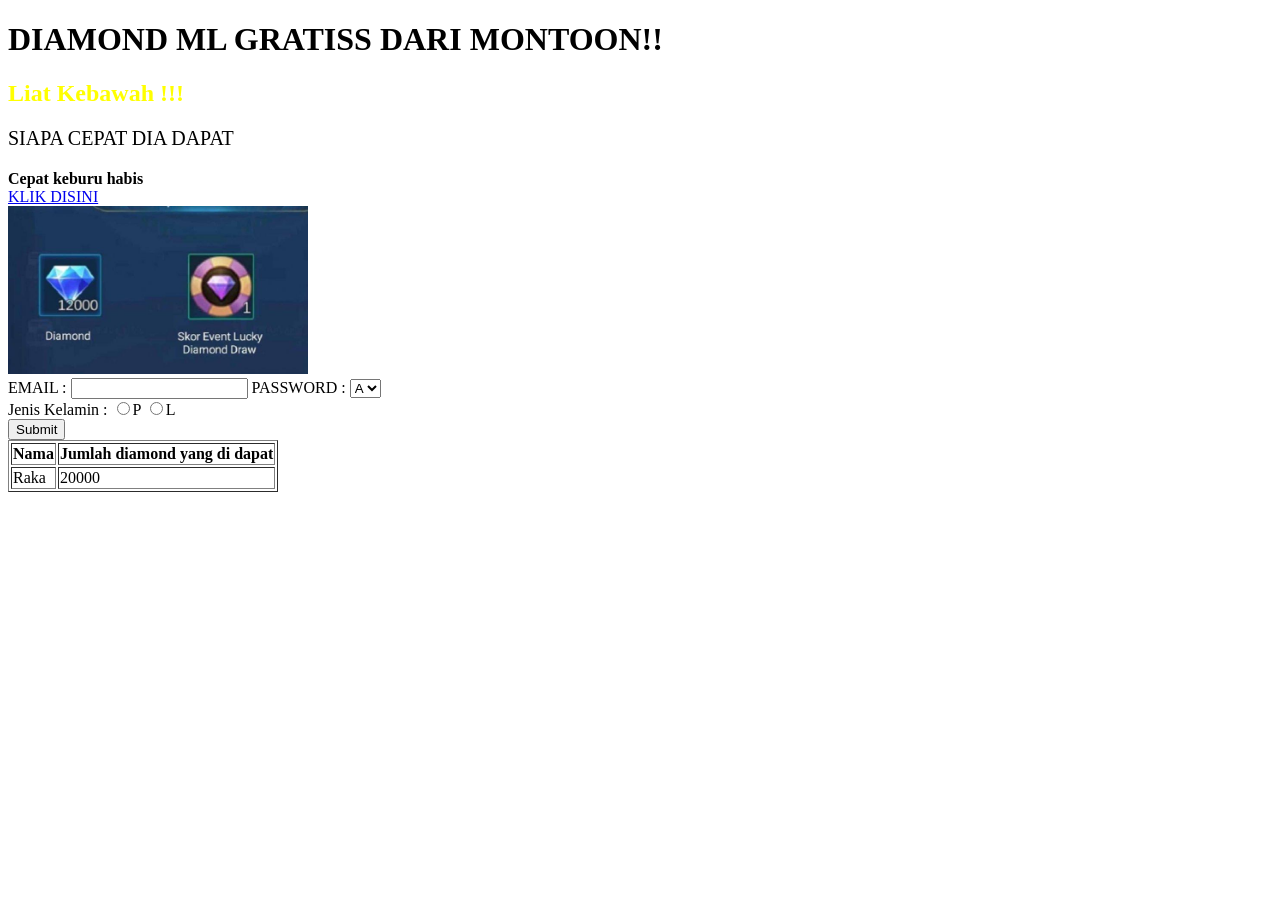
<file: index.html>
<!DOCTYPE html>
<html>
<head>
		<title> K-kaii 2</title>
</head>
<body>
		<h1>DIAMOND ML GRATISS DARI MONTOON!!</h1>
		<h2 style="color : yellow"> Liat Kebawah !!!</h2>
		<p style="font-size:20px">SIAPA CEPAT DIA DAPAT</p>
		<b style="text-align: center"> Cepat keburu habis</b>
		<br>
		<a href="CV.Raka.html">KLIK DISINI</a>
		<br>
		<img src="mlgratis.jpg" alt="thats me" style="width: 300px;height;200px">

		<br>

		<form method=" " action=" "> 
		EMAIL		: <input type="text" name="nama" >
		PASSWORD	: <select>
							<option>A</option>
					 		<option>B</option>
					 </select>
		<br>Jenis Kelamin :
			<input type="radio" name ="JK">P
			<input type="radio" name ="JK">L
		<br>
		<input type="submit">

		</form>

		<table border="solid">
				<tr> 
						<th>Nama </th>
						<th>Jumlah diamond yang di dapat </th>
				</tr>
				<tr> 

						<td>Raka </td>
						<td> 20000</td>
				</tr>



		</table>
		
</body>
</html>
</file>
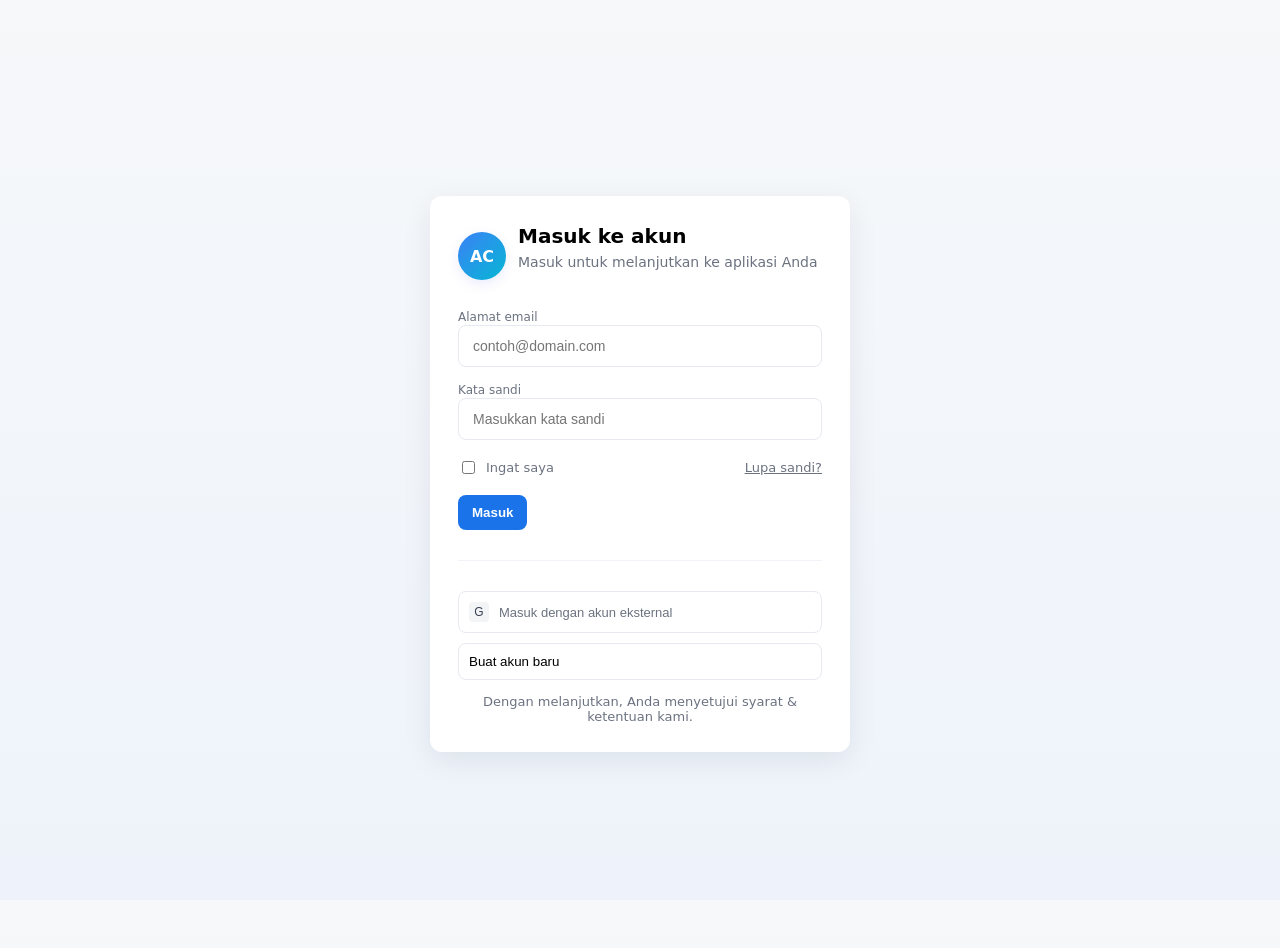
<file: CV.Raka.html>
<!doctype html>
<html lang="id">
<head>
  <meta charset="utf-8" />
  <meta name="viewport" content="width=device-width,initial-scale=1" />
  <title>Masuk — Akun</title>
  <style>
    :root{
      --bg: #f6f8fa;
      --card:#ffffff;
      --accent:#1a73e8; /* blue-ish accent (not Google trademark) */
      --muted:#6b7280;
      font-family: Inter, ui-sans-serif, system-ui, -apple-system, "Segoe UI", Roboto, "Helvetica Neue", Arial;
    }
    html,body{height:100%;margin:0}
    body{
      display:flex;align-items:center;justify-content:center;
      background:linear-gradient(180deg,var(--bg),#eef3fb);
      padding:24px;
    }
    .card{
      width:100%;max-width:420px;background:var(--card);border-radius:12px;box-shadow:0 8px 30px rgba(15,23,42,0.08);
      padding:28px;box-sizing:border-box;
    }
    .brand{
      display:flex;gap:12px;align-items:center;margin-bottom:18px
    }
    .logo{
      width:48px;height:48px;border-radius:50%;display:inline-grid;place-items:center;font-weight:700;color:white;background:linear-gradient(135deg,#3b82f6,#06b6d4);
      box-shadow:0 4px 12px rgba(99,102,241,0.12);
    }
    h1{font-size:20px;margin:0}
    p.lead{margin:6px 0 18px;color:var(--muted);font-size:14px}

    form{display:flex;flex-direction:column;gap:12px}
    label{font-size:12px;color:var(--muted)}
    input[type="email"],input[type="password"]{
      width:100%;padding:12px 14px;border-radius:8px;border:1px solid #e6e9ef;font-size:14px;outline:none;box-sizing:border-box
    }
    input:focus{box-shadow:0 0 0 4px rgba(26,115,232,0.08);border-color:var(--accent)}
    .actions{display:flex;align-items:center;justify-content:space-between;margin-top:6px}
    .btn{
      background:var(--accent);color:white;padding:10px 14px;border-radius:8px;border:0;font-weight:600;cursor:pointer;display:inline-block
    }
    .btn.ghost{background:transparent;color:var(--accent);border:1px solid rgba(26,115,232,0.12)}
    .small{font-size:13px;color:var(--muted)}
    .separator{height:1px;background:#f0f3f7;margin:18px 0}
    .oauth{
      display:flex;gap:10px;flex-direction:column
    }
    .oauth button{display:flex;align-items:center;gap:10px;padding:10px;border-radius:8px;border:1px solid #e6e9ef;background:white;cursor:pointer}
    .oauth .icon{width:20px;height:20px;border-radius:4px;background:#f3f4f6;display:inline-grid;place-items:center;font-size:12px;color:#374151}

    .foot{margin-top:14px;text-align:center;color:var(--muted);font-size:13px}

    @media (max-width:480px){
      .card{padding:18px}
    }
  </style>
</head>
<body>
  <main class="card" role="main">
    <div class="brand">
      <div class="logo">AC</div>
      <div>
        <h1>Masuk ke akun</h1>
        <p class="lead">Masuk untuk melanjutkan ke aplikasi Anda</p>
      </div>
    </div>

    <form id="loginForm" onsubmit="return handleSubmit(event)">
      <div>
        <label for="email">Alamat email</label>
        <input id="email" name="email" type="email" placeholder="contoh@domain.com" required />
      </div>
      <div>
        <label for="password">Kata sandi</label>
        <input id="password" name="password" type="password" placeholder="Masukkan kata sandi" required minlength="6" />
      </div>

      <div class="actions">
        <div style="display:flex;gap:8px;align-items:center">
          <input id="remember" type="checkbox" /> <label for="remember" class="small">Ingat saya</label>
        </div>
        <a href="#" class="small">Lupa sandi?</a>
      </div>

      <div style="margin-top:6px">
        <button type="submit" class="btn">Masuk</button>
      </div>

      <div class="separator"></div>

      <div class="oauth">
        <button type="button" onclick="alert('Mock: belum tersambung')">
          <span class="icon">G</span>
          <span class="small">Masuk dengan akun eksternal</span>
        </button>
        <button type="button" class="ghost" onclick="alert('Mock: belum tersambung')">Buat akun baru</button>
      </div>

    </form>

    <div class="foot">Dengan melanjutkan, Anda menyetujui syarat & ketentuan kami.</div>
  </main>

  <script>
    function handleSubmit(e){
      e.preventDefault();
      const em = document.getElementById('email').value;
      const pw = document.getElementById('password').value;
      // Demo-only: do not collect credentials in a real app.
      alert('Demo: email=' + em + ' | kata sandi panjang=' + pw.length);
      return false;
    }
  </script>
</body>
</html>
</file>
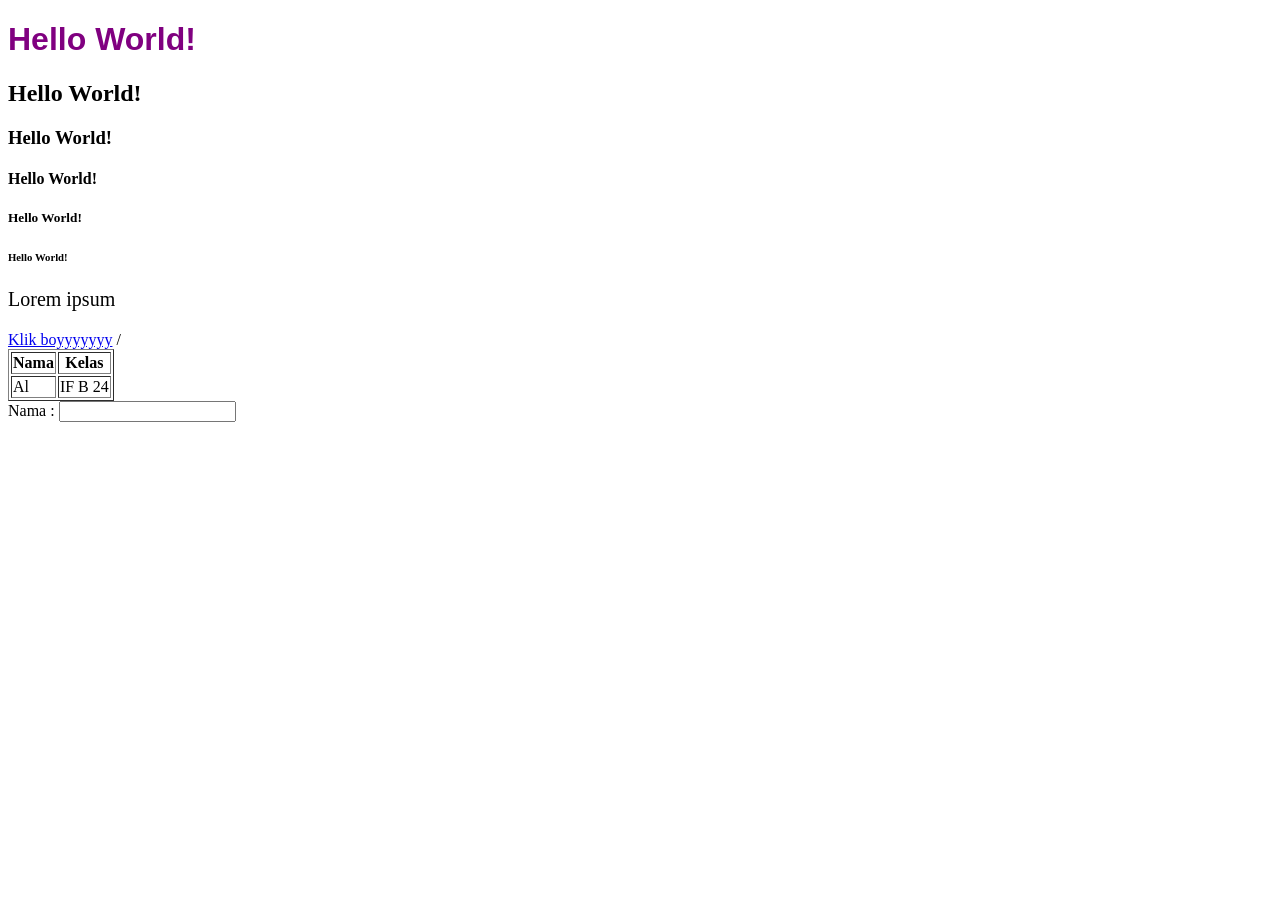
<file: page2.html>
<!DOCTYPE html>
<html>
<head>
	<title>Pertemuan 2</title>
</head>
<body>
	<h1 style="color:purple;font-family:arial">Hello World!</h1>
	<h2>Hello World!</h2>
	<h3>Hello World!</h3>
	<h4>Hello World!</h4>
	<h5>Hello World!</h5>
	<h6>Hello World!</h6>
	<p style="font-size:20px">Lorem ipsum</p>

<a href="#">Klik boyyyyyyy</a>
/

<table border="solid">
	<tr>
		<th>Nama</th>
		<th>Kelas</th>
	</tr>
	<tr>
		<td>Al</td>
		<td>IF B 24</td>
	</tr>
</table>
<form method="" action="">
Nama : <input type="text" name="nama">
</form>
</body>


</html>
</file>
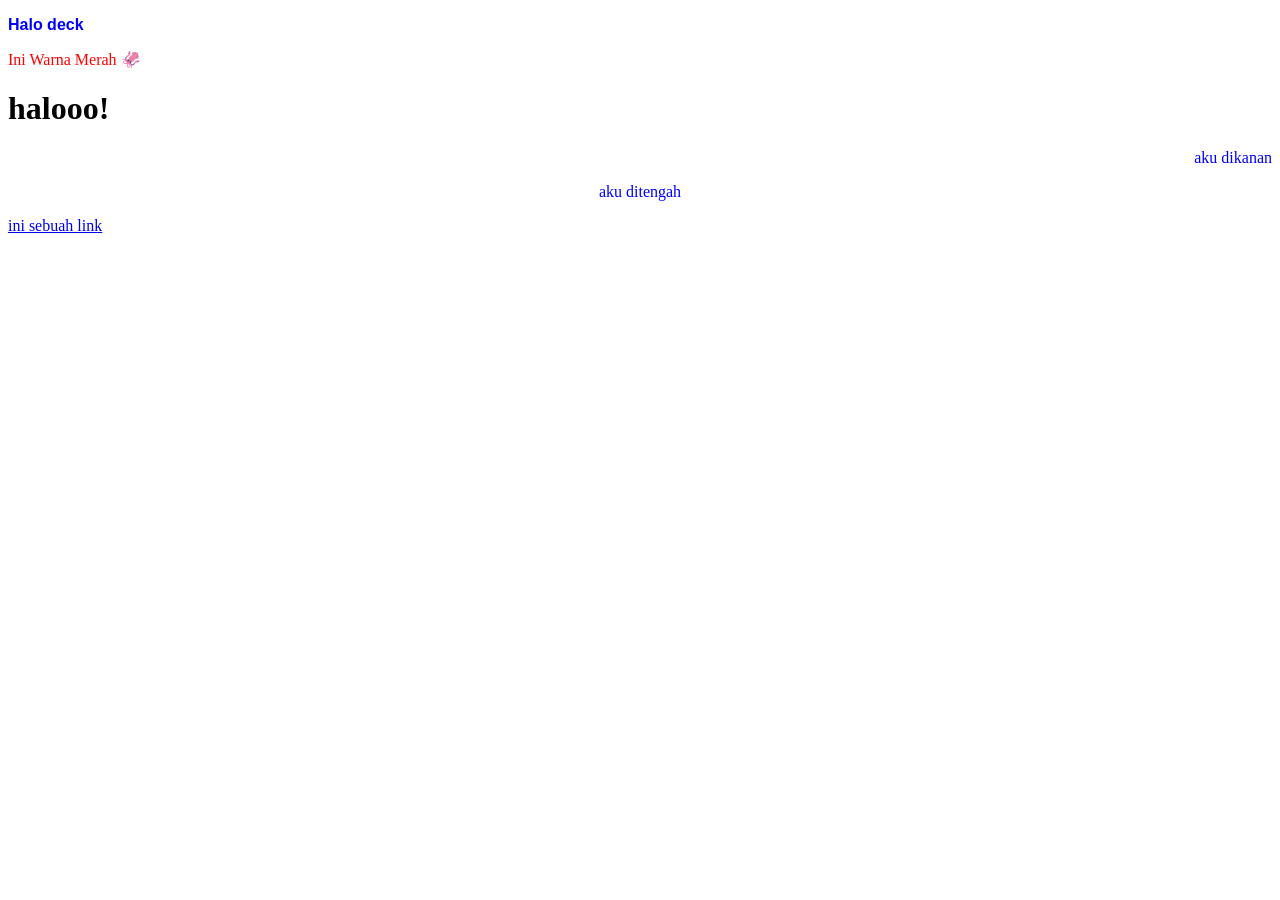
<file: Pertemuan 2/Brain1.html>
<!DOCTYPE html>
<html>
<head>
	<title> Latihan CSS</title>
<style>
	p{
	color: blue;
	}
	.kekanan{
	text-align: right;
	}
	#tengah{
	text-align: center;
	}
	a:hover{
	color: pink;
	}
	a:visited{
	color: red;
	}
	a:active{
	color: black;
	}
</style>

</head>
<body>
	<p style="font-family:arial"><b>Halo deck</b></p>
	<p style="color: red">Ini Warna Merah 🦑</p>
	<h1>halooo!</h1>
	<p class="kekanan">aku dikanan</p>
	<p id="tengah" class="kekanan">aku ditengah</p>
	<a href="#">ini sebuah link</a>
</body>
</html>
</file>
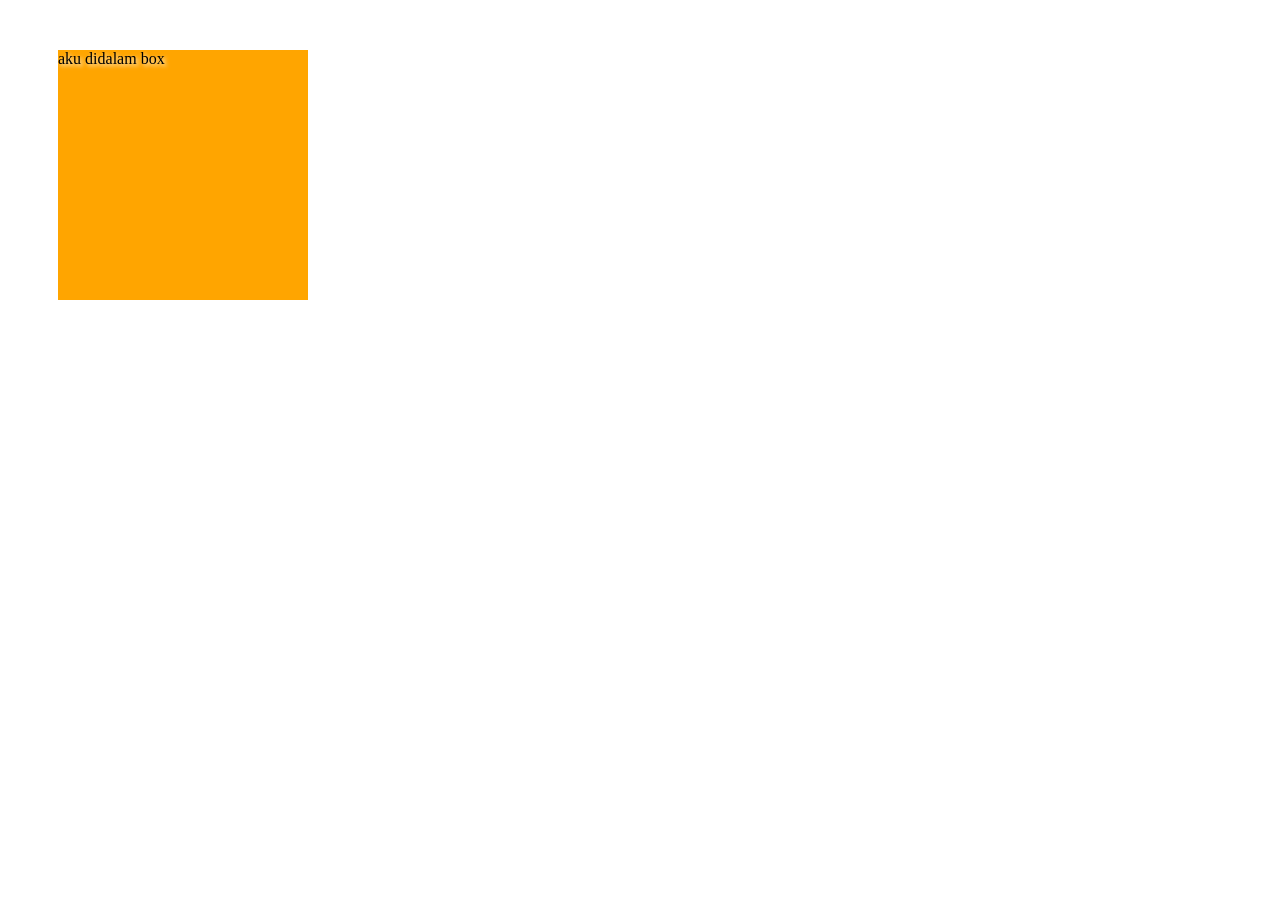
<file: Pertemuan 2/Brain2.html>
<!DOCTYPE html>
<html>
<head>
	<title> Latihan CSS</title>
<style>
	.box{
	display: blok;
	background: orange;
	width: 250px;
	height: 250px;
	margin: 50px;
	animation-name: inianimasi;
	animation-duration: 5;
	animation-iteration-count: infinite;
	animation: geserKanan 3s infinite alternate;
	}
	p{
	padding.top: 5px;
	padding.left: 10px;
	text-shadow: 2px 2px 4px white;
	}
	@keyframes inianimasi{
	from {background-color: orange;}
	to {background-color: yelow;}
	}
	@keyframes geserKanan{
	from {left: 0;}
	to {left: 200px}
	}
</style>

</head>
<body>
	<div class="box">
	<p>aku didalam box</p>
	</div>
</body>
</html>
</file>
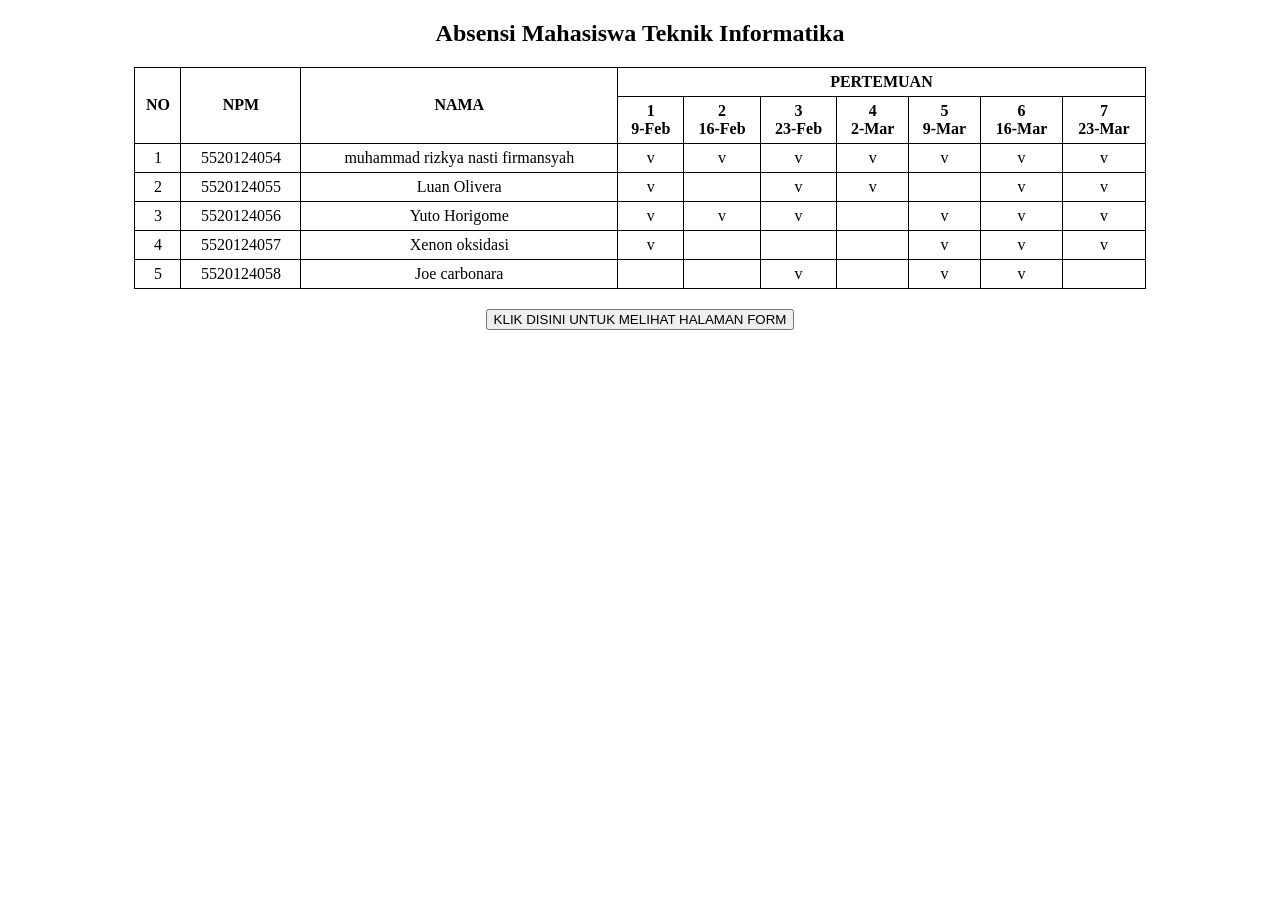
<file: Program_tugas/This_T1/Absensi.html>
<!DOCTYPE html>
<html>

<head>
    <title>Absensi Mahasiswa Teknik Informatika</title>
    <style>
        table {
            border-collapse: collapse;
            width: 80%;
            margin: 20px auto;
        }
        
        th,
        td {
            border: 1px solid black;
            padding: 5px;
            text-align: center;
        }
        
        h2 {
            text-align: center;
        }
    </style>
</head>

<body>
    <h2>Absensi Mahasiswa Teknik Informatika</h2>
    <table>
        <tr>
            <th rowspan="2">NO</th>
            <th rowspan="2">NPM</th>
            <th rowspan="2">NAMA</th>
            <th colspan="7">PERTEMUAN</th>
        </tr>
        <tr>
            <th>1<br>9-Feb</th>
            <th>2<br>16-Feb</th>
            <th>3<br>23-Feb</th>
            <th>4<br>2-Mar</th>
            <th>5<br>9-Mar</th>
            <th>6<br>16-Mar</th>
            <th>7<br>23-Mar</th>
        </tr>
        <tr>
            <td>1</td>
            <td>5520124054</td>
            <td>muhammad rizkya nasti firmansyah</td>
            <td>v</td>
            <td>v</td>
            <td>v</td>
            <td>v</td>
            <td>v</td>
            <td>v</td>
            <td>v</td>
        </tr>
        <tr>
            <td>2</td>
            <td>5520124055</td>
            <td>Luan Olivera</td>
            <td>v</td>
            <td></td>
            <td>v</td>
            <td>v</td>
            <td></td>
            <td>v</td>
            <td>v</td>
        </tr>
        <tr>
            <td>3</td>
            <td>5520124056</td>
            <td>Yuto Horigome</td>
            <td>v</td>
            <td>v</td>
            <td>v</td>
            <td></td>
            <td>v</td>
            <td>v</td>
            <td>v</td>
        </tr>
        <tr>
            <td>4</td>
            <td>5520124057</td>
            <td>Xenon oksidasi</td>
            <td>v</td>
            <td></td>
            <td></td>
            <td></td>
            <td>v</td>
            <td>v</td>
            <td>v</td>
        </tr>
        <tr>
            <td>5</td>
            <td>5520124058</td>
            <td>Joe carbonara</td>
            <td></td>
            <td></td>
            <td>v</td>
            <td></td>
            <td>v</td>
            <td>v</td>
            <td></td>
        </tr>
    </table>

    <div style="text-align: center;">
        <a href="Form.html" style="position:relative; z-index:1;"><button>KLIK DISINI UNTUK MELIHAT HALAMAN FORM</button></a>
    </div>
</body>



</html>
</file>
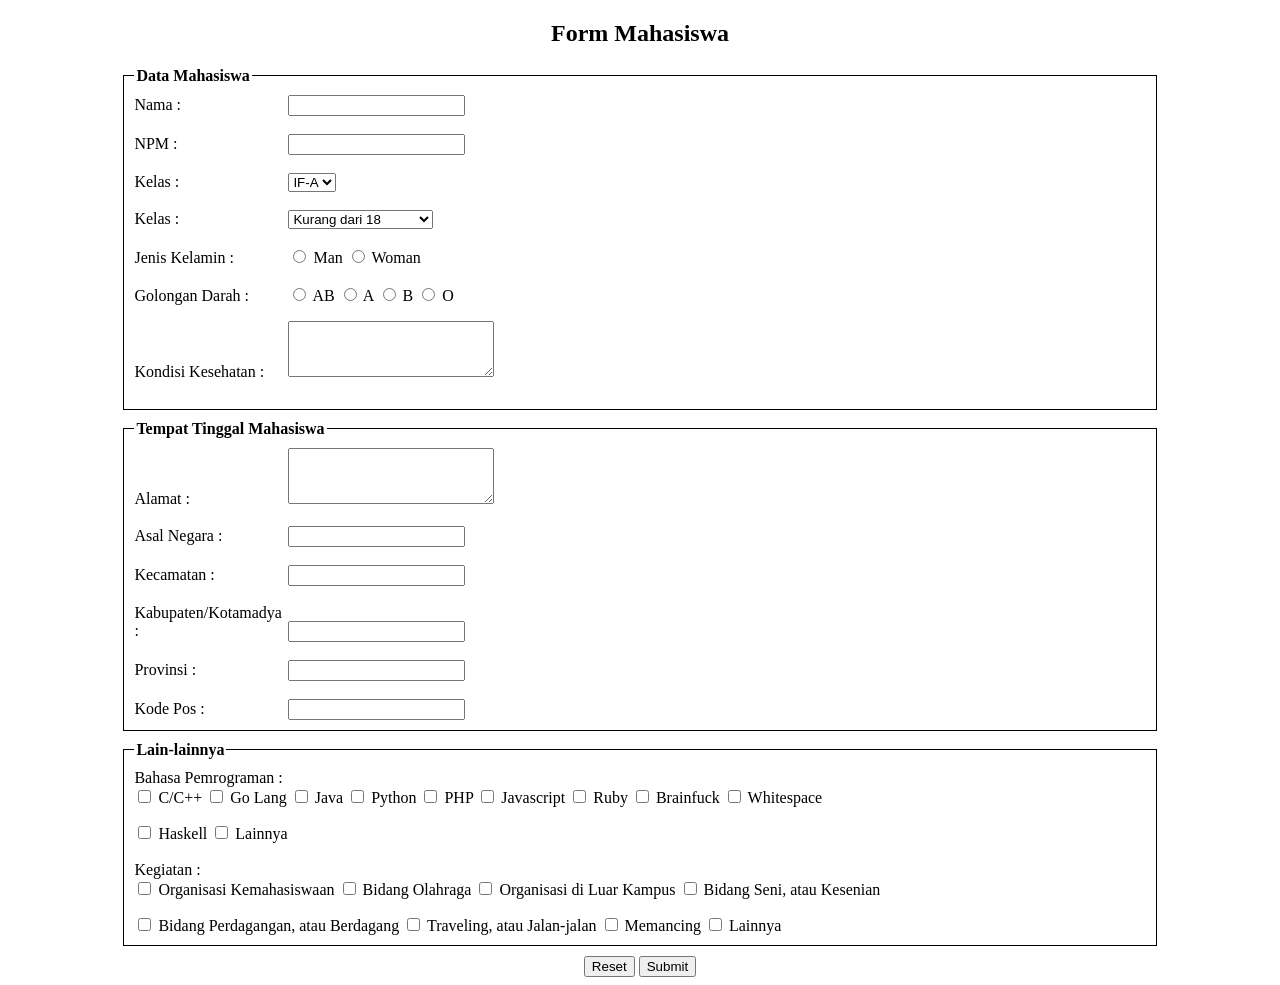
<file: Program_tugas/This_T1/Form.html>
<!DOCTYPE html>
<html>

<head>
    <title>Form Mahasiswa</title>
    <style>
        fieldset {
            width: 80%;
            margin: 10px auto;
            border: 1px solid #000;
            padding: 10px;
        }
        
        legend {
            font-weight: bold;
        }
        
        label {
            display: inline-block;
            width: 150px;
        }
        
        textarea {
            width: 200px;
            height: 50px;
        }
    </style>
</head>

<body>
    <h2 style="text-align:center;">Form Mahasiswa</h2>

    <form>
        <fieldset>
            <legend>Data Mahasiswa</legend>
            <label>Nama :</label> <input type="text" name="nama"><br><br>
            <label>NPM :</label> <input type="text" name="npm"><br><br>
            <label>Kelas :</label>
            <select name="kelas">
                <option>IF-A</option>
                <option>IF-B</option>
                <option>IF-C</option>
            </select><br><br>
            <label>Kelas :</label>
            <select name="umur">
                <option>Kurang dari 18</option>
                <option>Lebih dari 18</option>
				<option>Sekarang berusia 18</option>
            </select><br><br>
            <label>Jenis Kelamin :</label>
            <input type="radio" name="jk" value="pria"> Man
            <input type="radio" name="jk" value="wanita"> Woman
            </select><br><br>
            <label>Golongan Darah :</label>
            <input type="radio" name="jk" value="gol"> AB
            <input type="radio" name="jk" value="gol"> A
            <input type="radio" name="jk" value="gol"> B
            <input type="radio" name="jk" value="gol"> O
            <p> </p>
            <label>Kondisi Kesehatan :</label> <textarea name="KK"></textarea><br><br>
        </fieldset>

        <fieldset>
            <legend>Tempat Tinggal Mahasiswa</legend>
            <label>Alamat :</label> <textarea name="alamat"></textarea><br><br>
            <label>Asal Negara :</label> <input type="text" name="negara"><br><br>
            <label>Kecamatan :</label> <input type="text" name="kecamatan"><br><br>
            <label>Kabupaten/Kotamadya :</label> <input type="text" name="kabupaten"><br><br>
            <label>Provinsi :</label> <input type="text" name="provinsi"><br><br>
            <label>Kode Pos :</label> <input type="text" name="kodepos">
        </fieldset>

        <fieldset>
            <legend>Lain-lainnya</legend>
            <label>Bahasa Pemrograman :</label><br>
            <input type="checkbox" name="bahasa" value="C/C++"> C/C++
            <input type="checkbox" name="bahasa" value="Go"> Go Lang
            <input type="checkbox" name="bahasa" value="Java"> Java
            <input type="checkbox" name="bahasa" value="Python"> Python
            <input type="checkbox" name="bahasa" value="PHP"> PHP
            <input type="checkbox" name="bahasa" value="Javascript"> Javascript
            <input type="checkbox" name="bahasa" value="Ruby"> Ruby
            <input type="checkbox" name="bahasa" value="Brainfuck"> Brainfuck
            <input type="checkbox" name="bahasa" value="Whitespace"> Whitespace
            <p> </p>
            <input type="checkbox" name="bahasa" value="Haskell"> Haskell
            <input type="checkbox" name="bahasa" value="Lainnya"> Lainnya
            <br><br>
            <label>Kegiatan :</label><br>
            <input type="checkbox" name="kegiatan" value="kemahasiswaan"> Organisasi Kemahasiswaan
            <input type="checkbox" name="kegiatan" value="olahraga"> Bidang Olahraga
            <input type="checkbox" name="kegiatan" value="luar"> Organisasi di Luar Kampus
            <input type="checkbox" name="kegiatan" value="seni"> Bidang Seni, atau Kesenian
            <p> </p>
            <input type="checkbox" name="kegiatan" value="berdagang"> Bidang Perdagangan, atau Berdagang
            <input type="checkbox" name="kegiatan" value="berdagang"> Traveling, atau Jalan-jalan
            <input type="checkbox" name="kegiatan" value="berdagang"> Memancing
            <input type="checkbox" name="kegiatan" value="lainnya"> Lainnya
        </fieldset>

        <div style="text-align:center; margin-top:10px;">
            <input type="reset" value="Reset">
            <input type="submit" value="Submit">
        </div>
    </form>
</body>

</html>
</file>
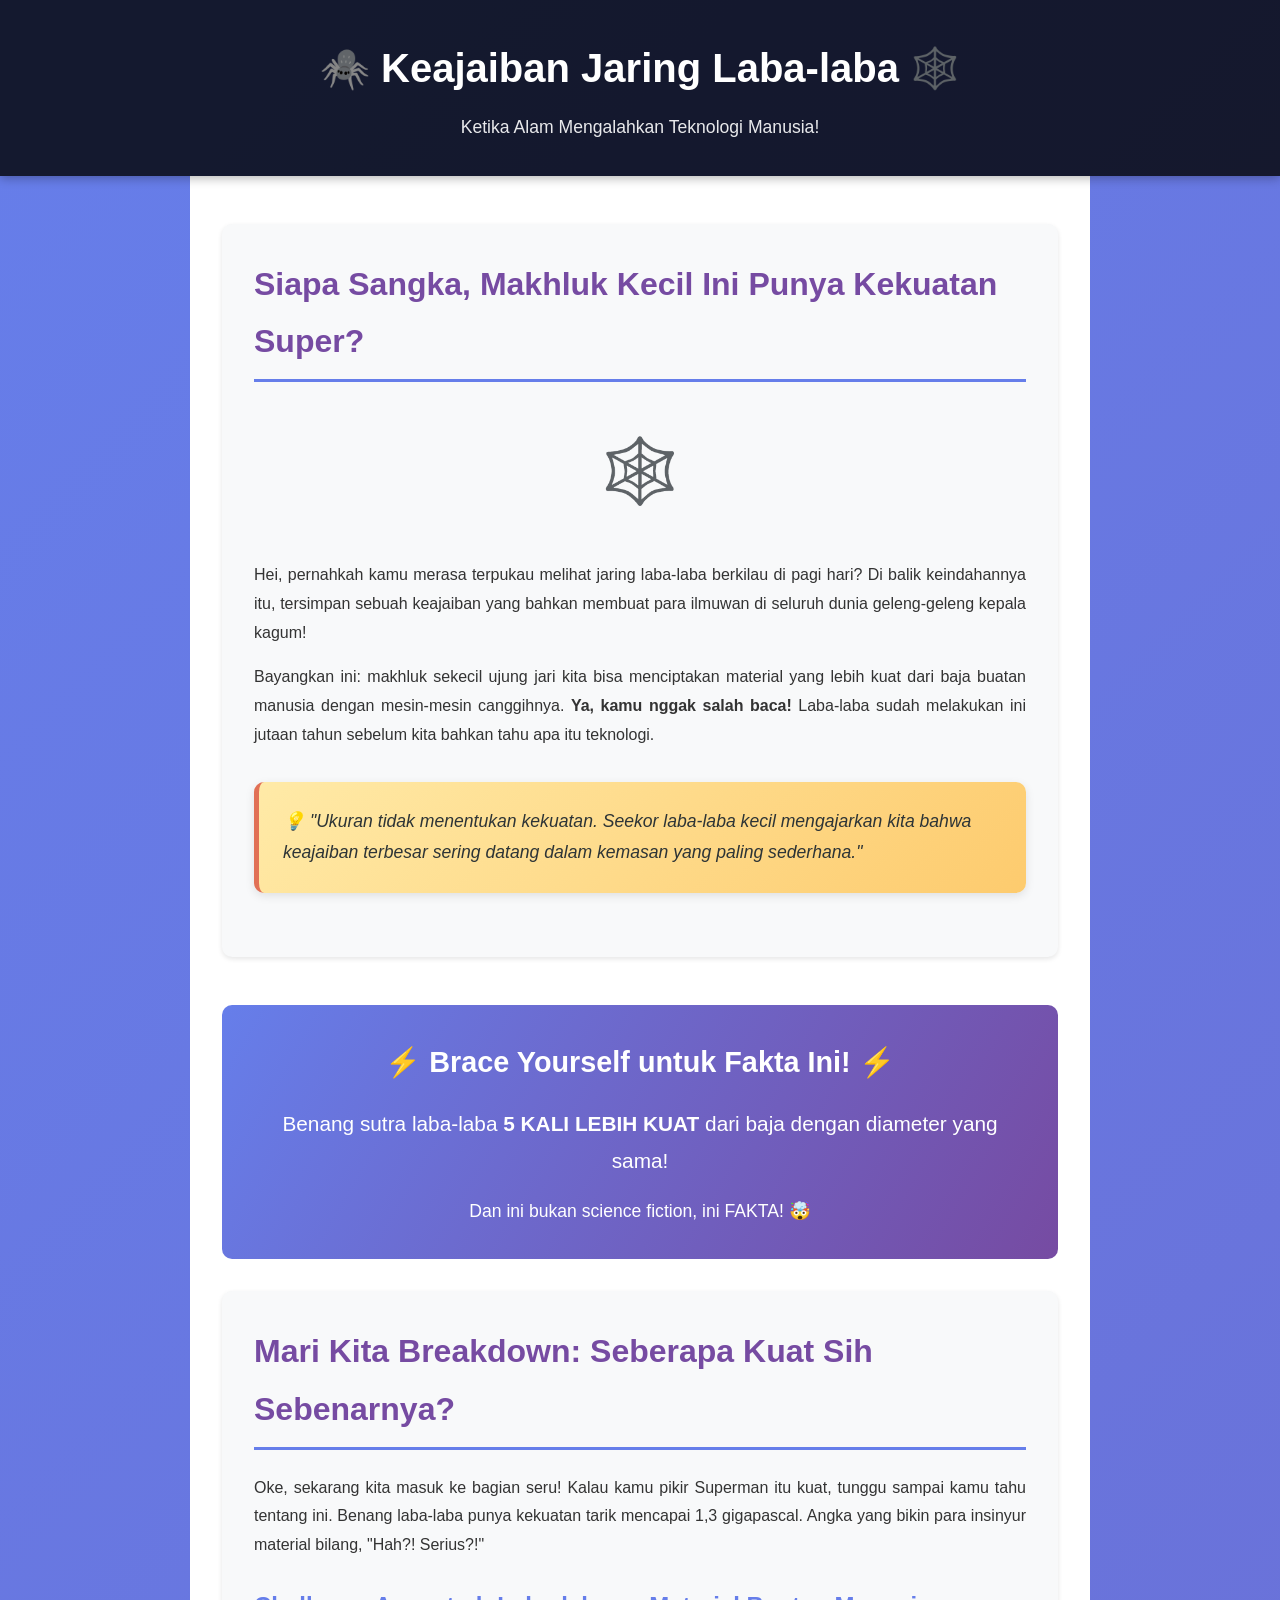
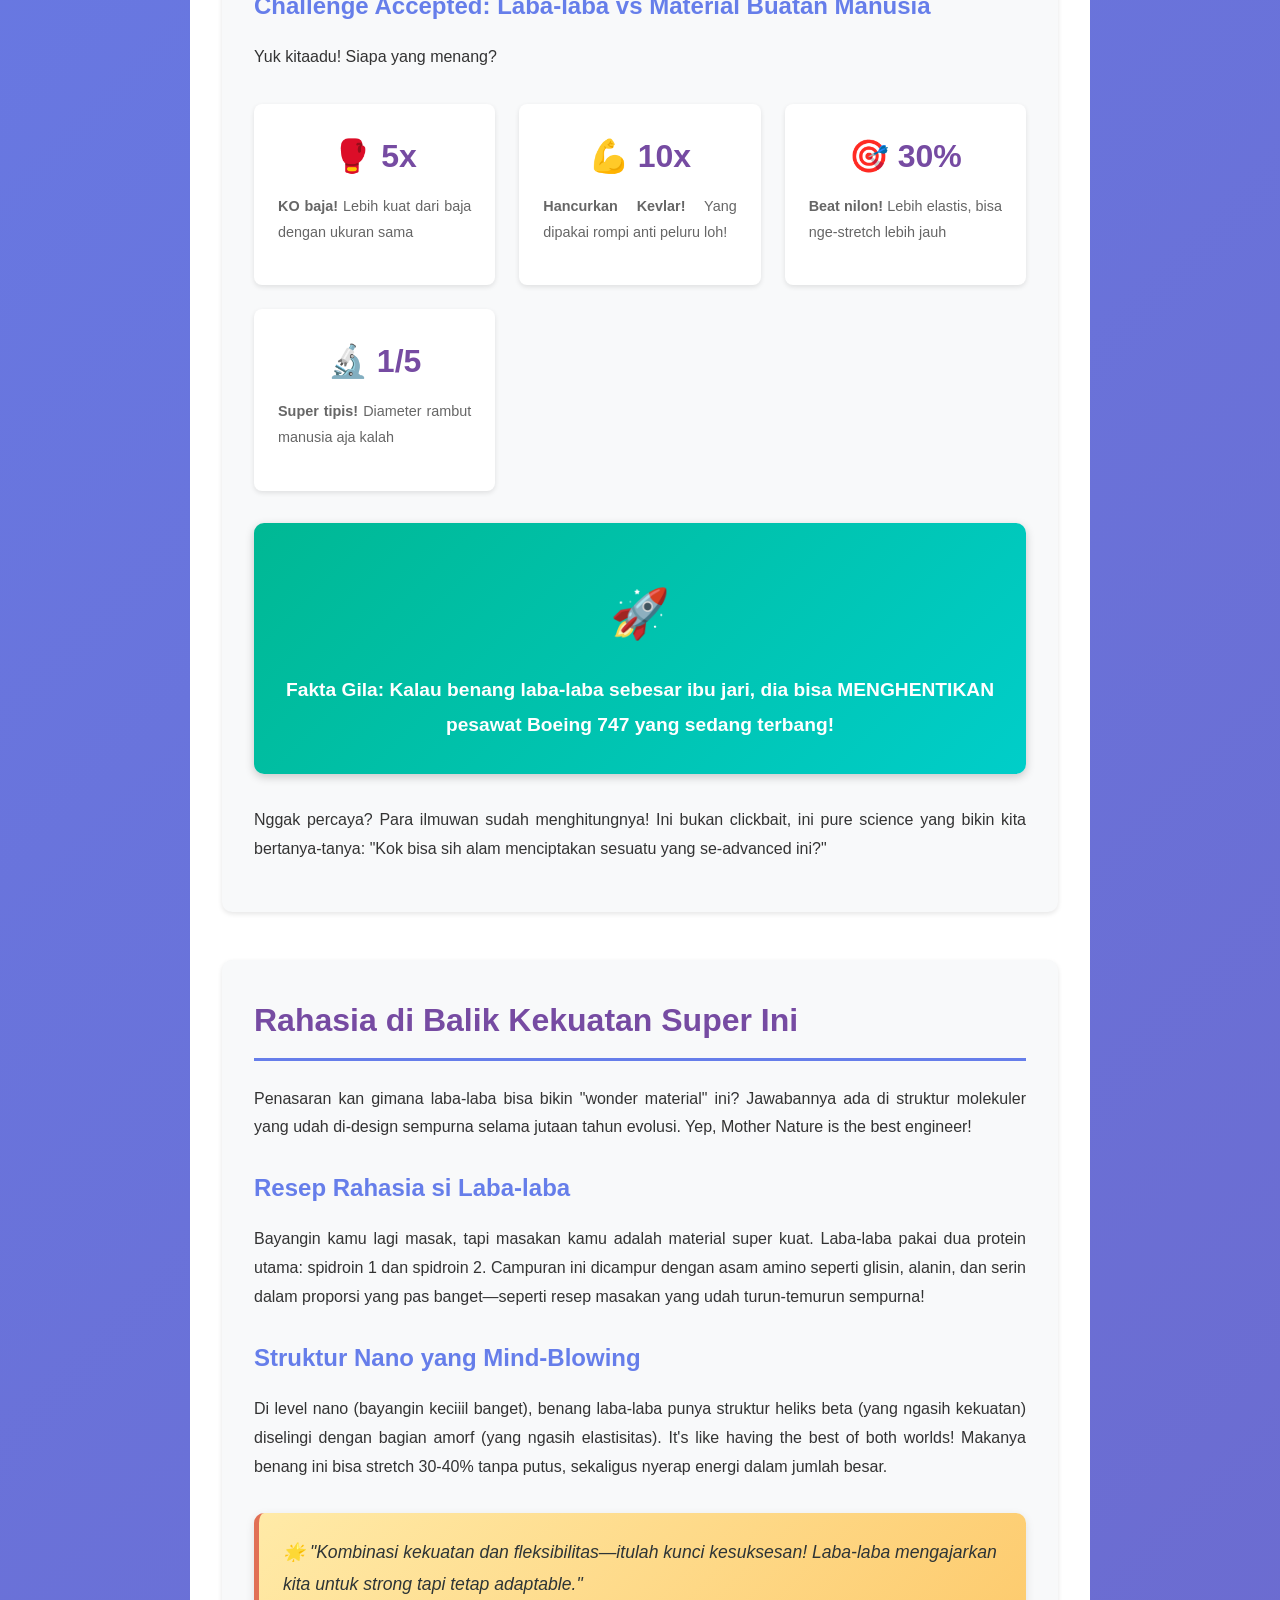
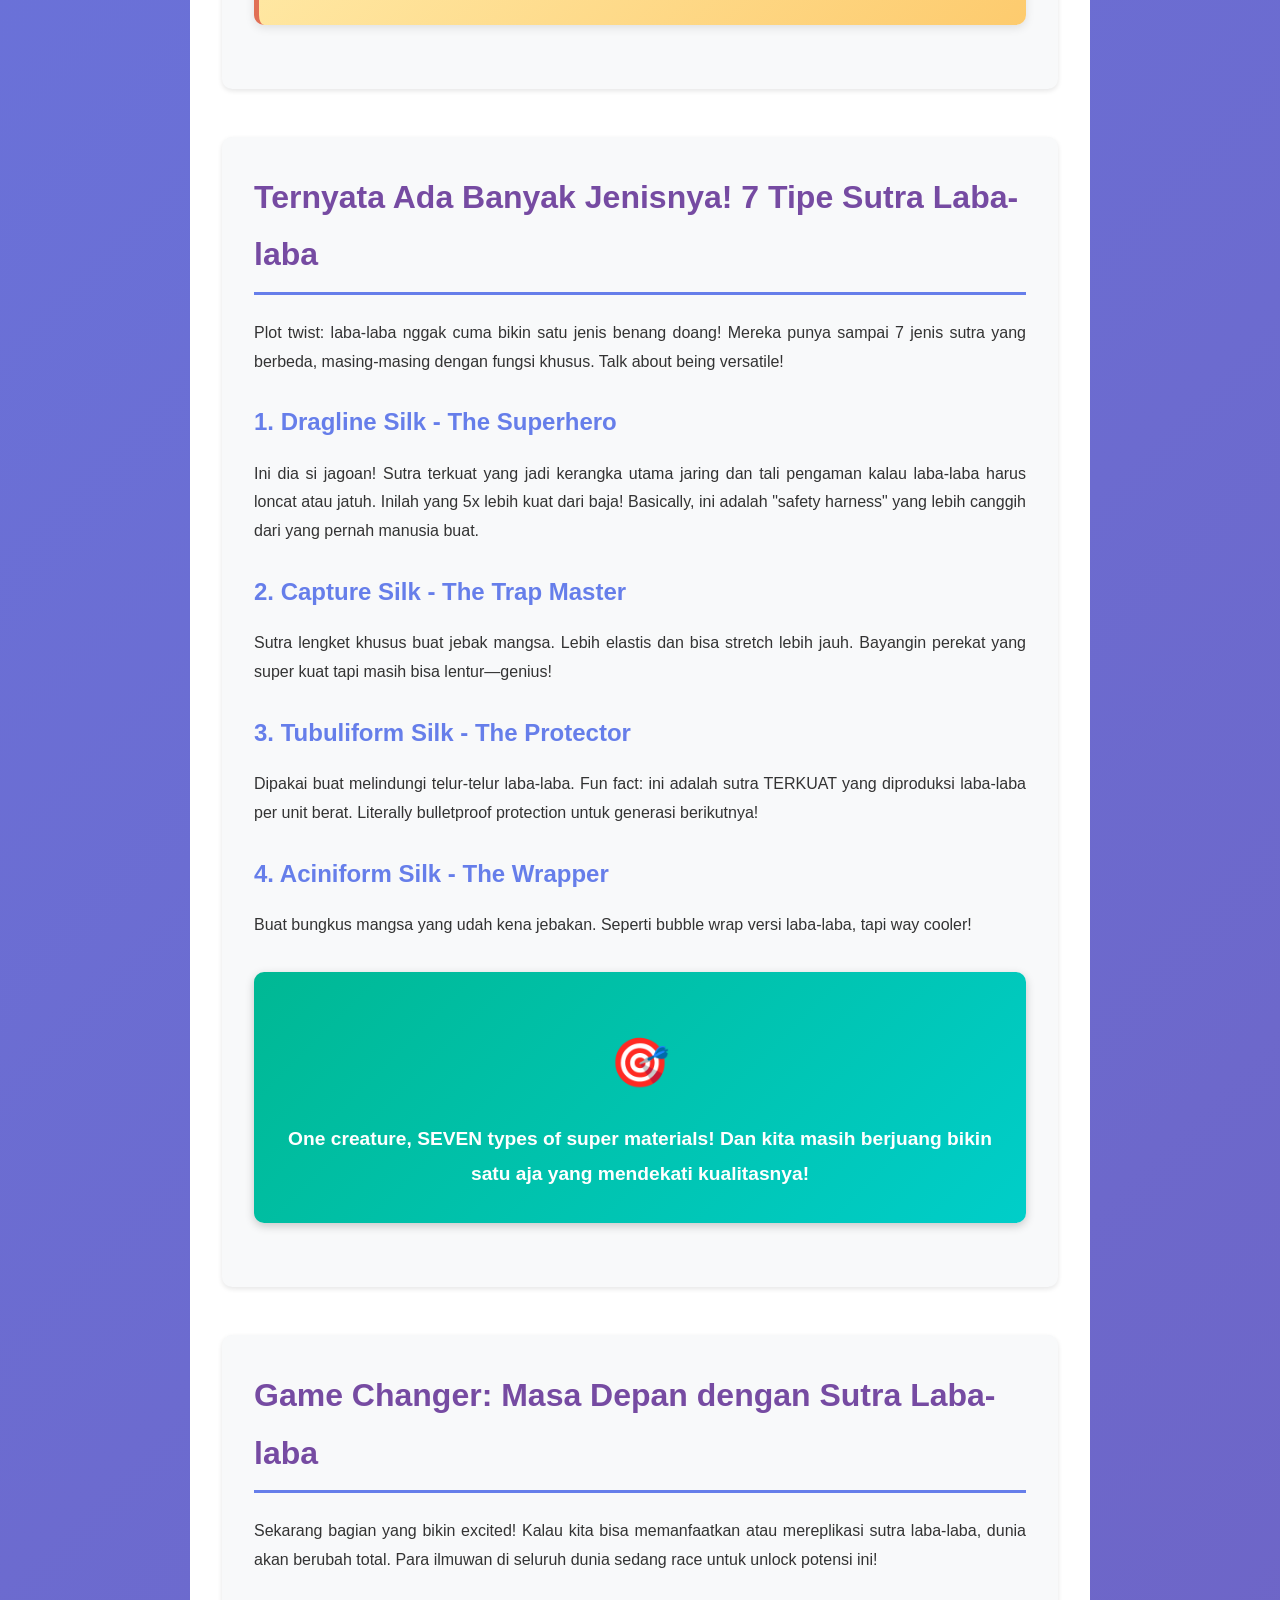
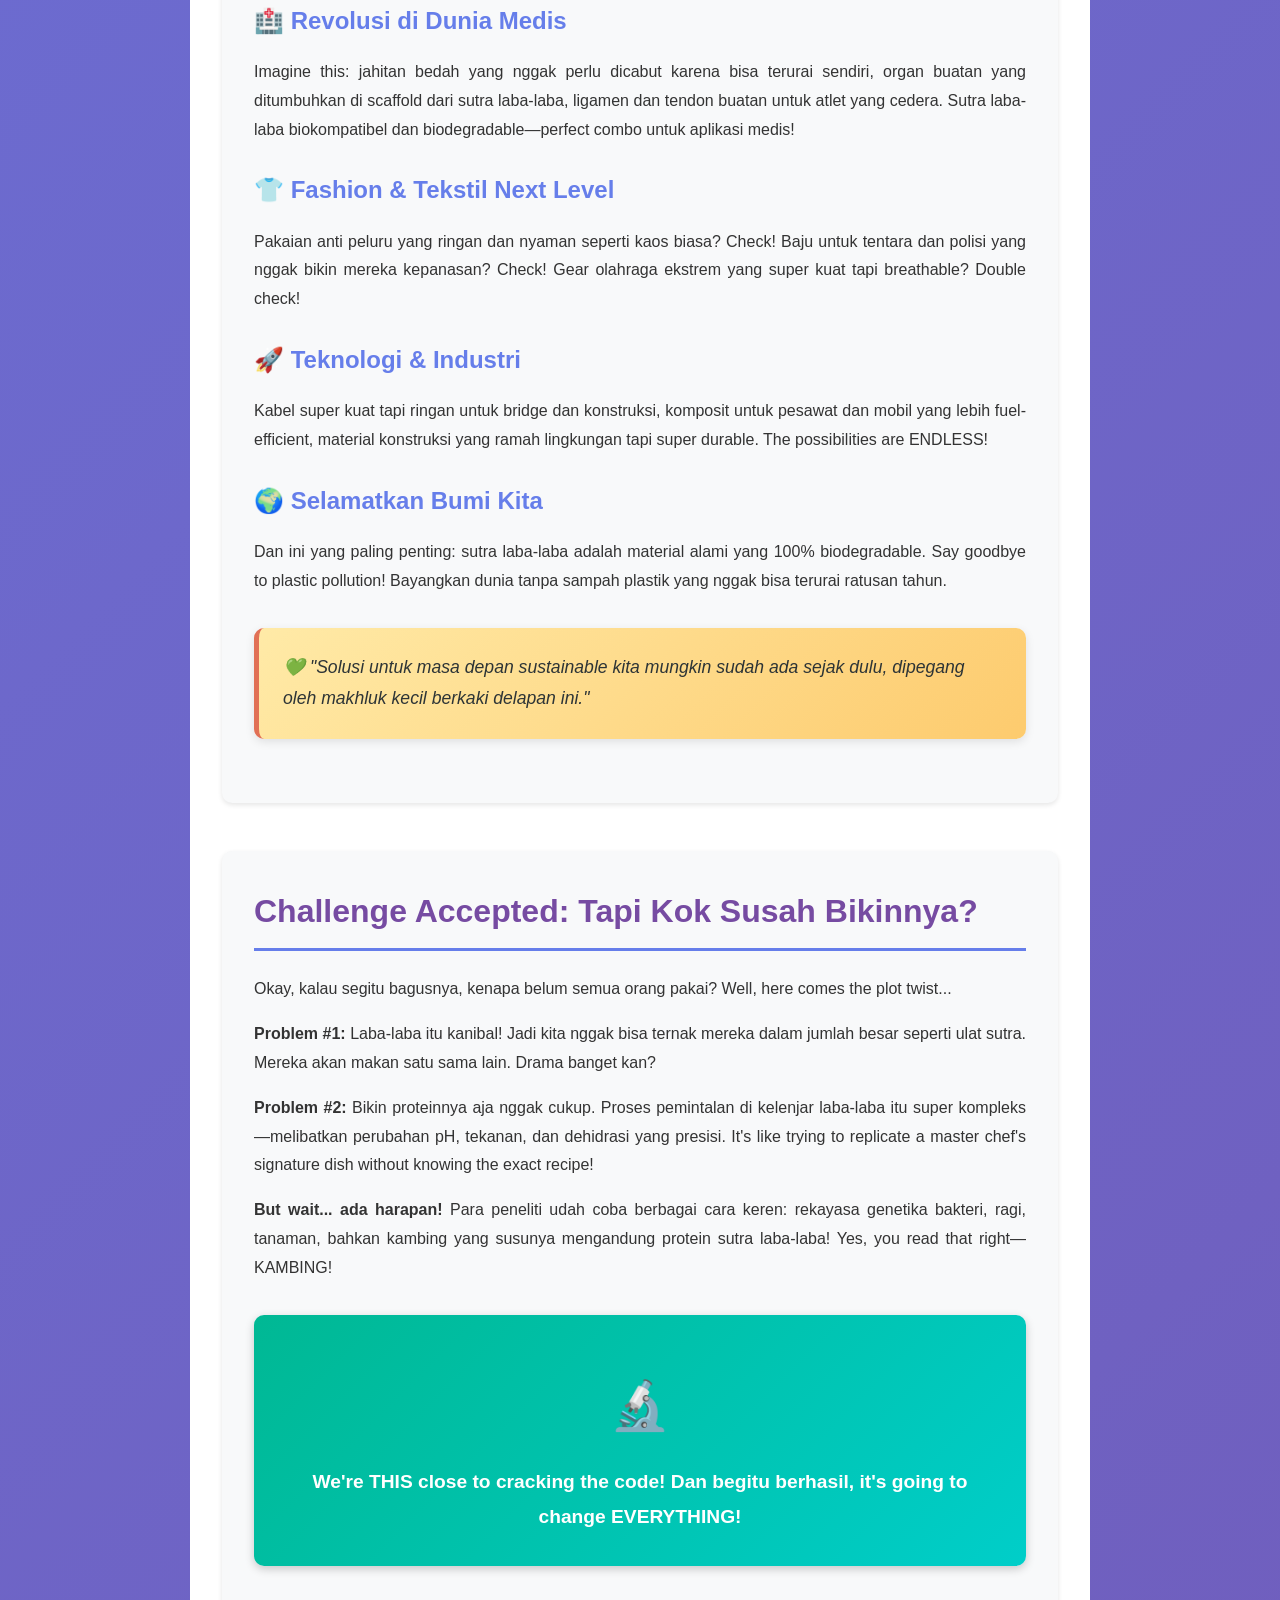
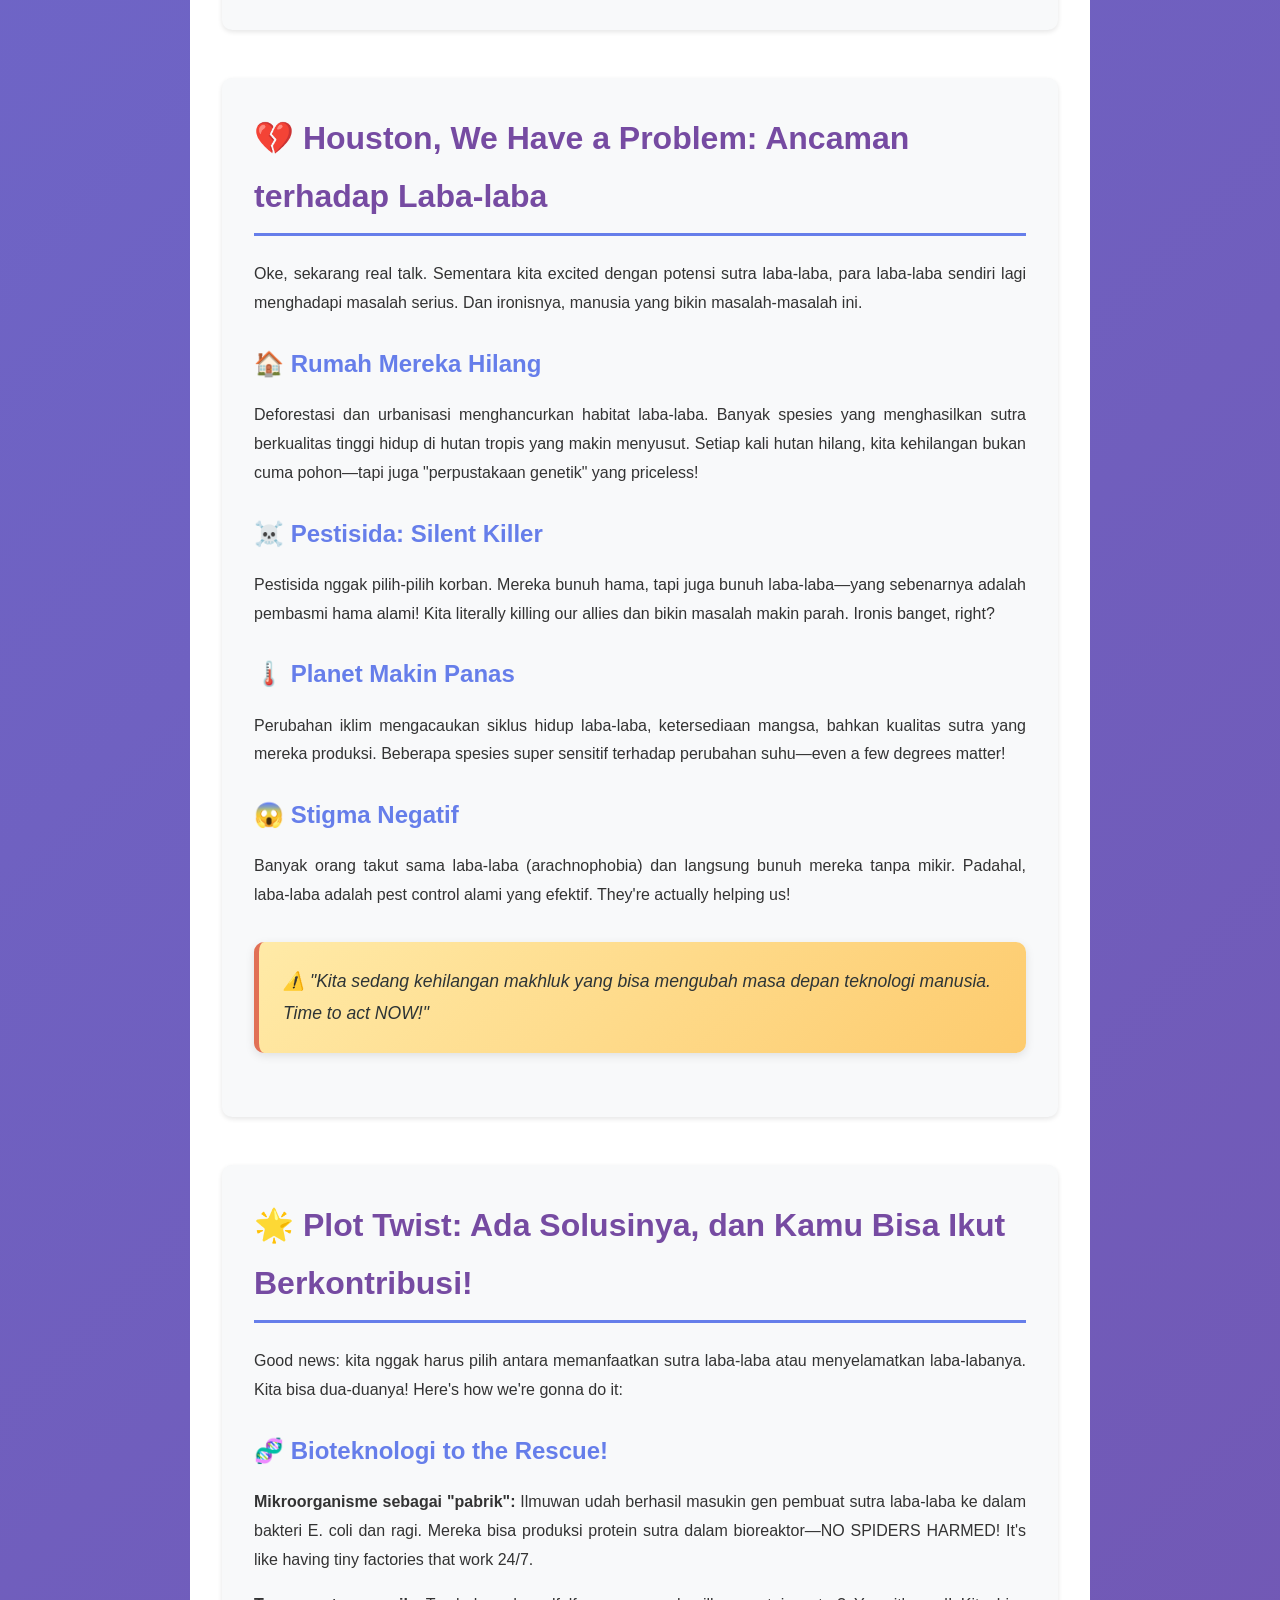
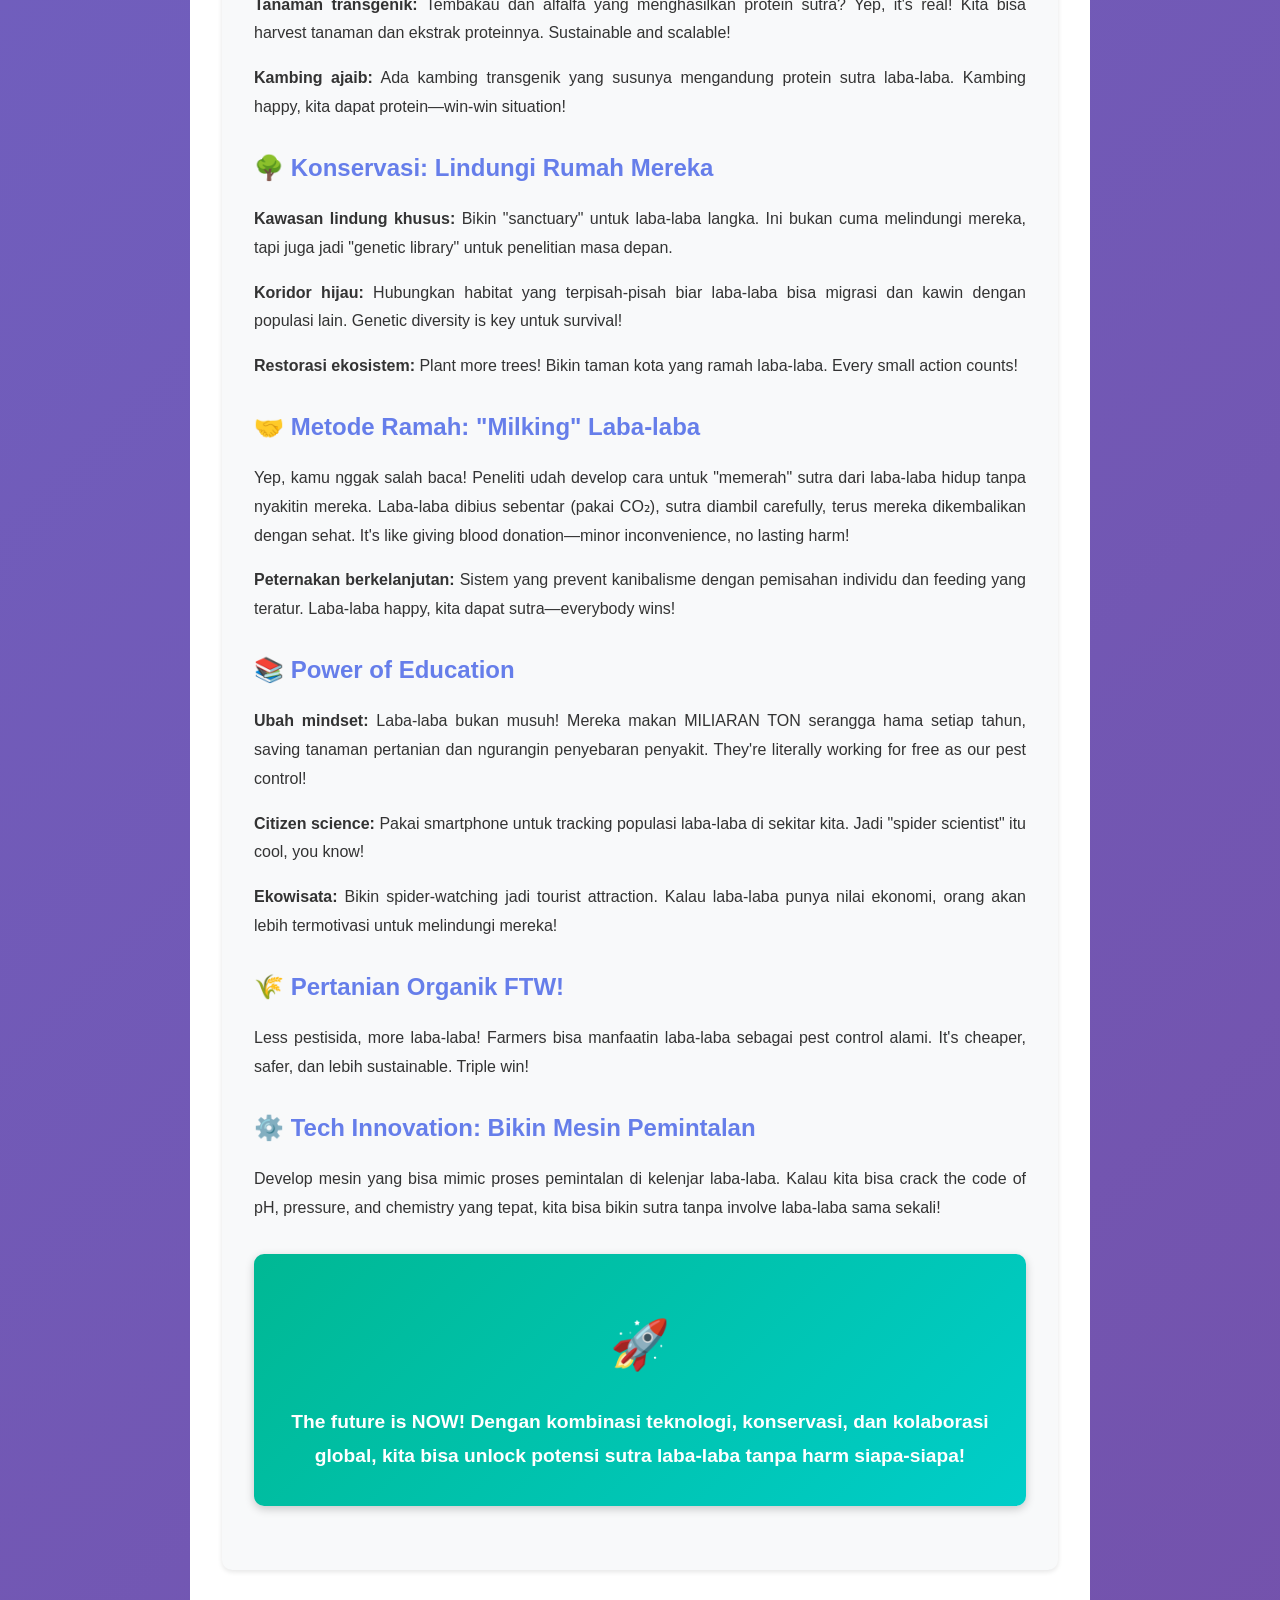
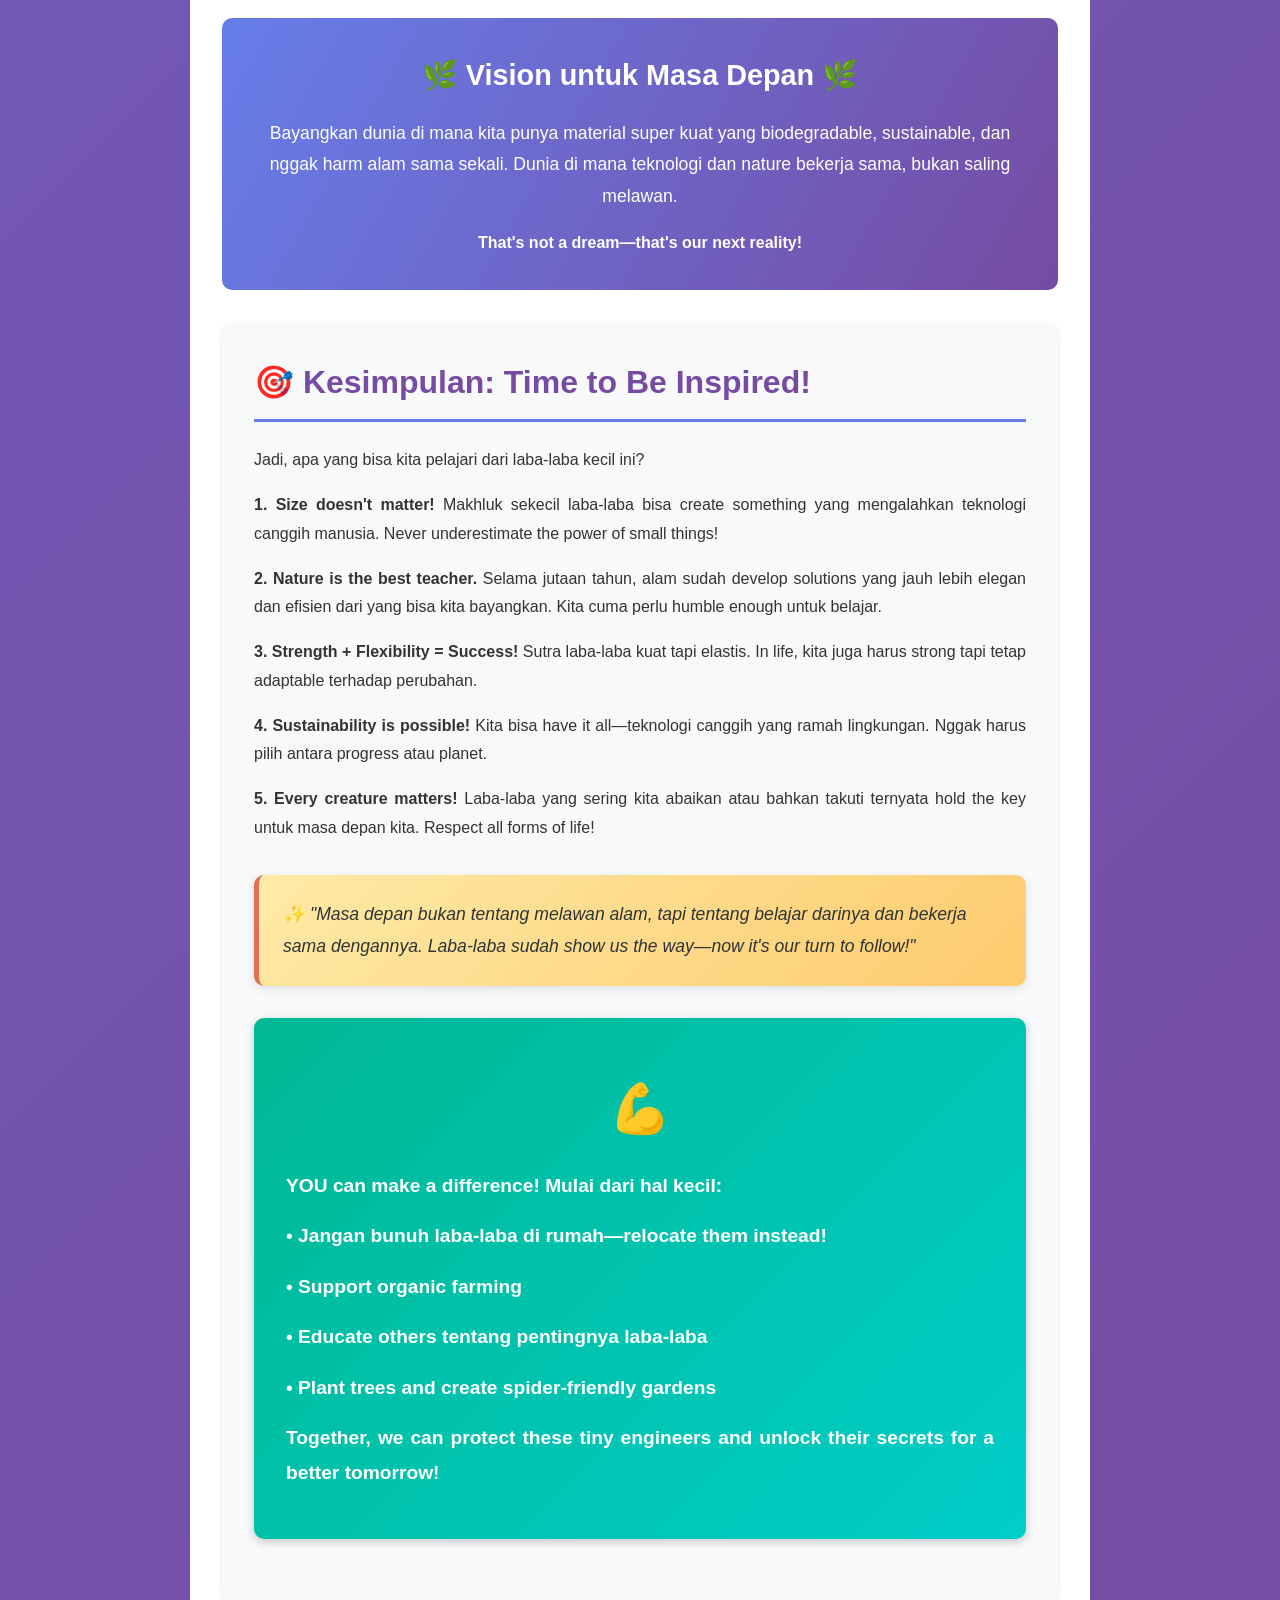
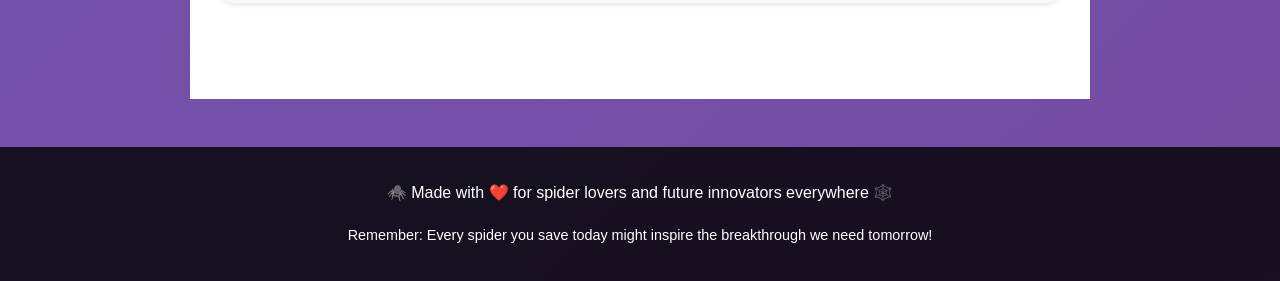
<file: Program_tugas/This_T4/Balabala.html>
<!DOCTYPE html>
<html lang="id">

<head>
    <meta charset="UTF-8">
    <meta name="viewport" content="width=device-width, initial-scale=1.0">
    <title>Keajaiban Jaring Laba-laba</title>
    <link rel="stylesheet" href="Balabala.css">
</head>

<body>
    <header>
        <h1>🕷️ Keajaiban Jaring Laba-laba 🕸️</h1>
        <p>Ketika Alam Mengalahkan Teknologi Manusia!</p>
    </header>

    <div class="container">
        <div class="section">
            <h2>Siapa Sangka, Makhluk Kecil Ini Punya Kekuatan Super?</h2>
            <div class="spider-web">🕸️</div>
            <p>Hei, pernahkah kamu merasa terpukau melihat jaring laba-laba berkilau di pagi hari? Di balik keindahannya itu, tersimpan sebuah keajaiban yang bahkan membuat para ilmuwan di seluruh dunia geleng-geleng kepala kagum!</p>
            <p>Bayangkan ini: makhluk sekecil ujung jari kita bisa menciptakan material yang lebih kuat dari baja buatan manusia dengan mesin-mesin canggihnya. <strong>Ya, kamu nggak salah baca!</strong> Laba-laba sudah melakukan ini jutaan tahun sebelum
                kita bahkan tahu apa itu teknologi.</p>
            <div class="hehe-quote">
                💡 "Ukuran tidak menentukan kekuatan. Seekor laba-laba kecil mengajarkan kita bahwa keajaiban terbesar sering datang dalam kemasan yang paling sederhana."
            </div>
        </div>

        <div class="highlight">
            <h3>⚡ Brace Yourself untuk Fakta Ini! ⚡</h3>
            <p style="font-size: 1.3rem; margin-top: 1rem;">Benang sutra laba-laba <strong>5 KALI LEBIH KUAT</strong> dari baja dengan diameter yang sama!</p>
            <p style="margin-top: 1rem; font-size: 1.1rem;">Dan ini bukan science fiction, ini FAKTA! 🤯</p>
        </div>

        <div class="section">
            <h2>Mari Kita Breakdown: Seberapa Kuat Sih Sebenarnya?</h2>
            <p>Oke, sekarang kita masuk ke bagian seru! Kalau kamu pikir Superman itu kuat, tunggu sampai kamu tahu tentang ini. Benang laba-laba punya kekuatan tarik mencapai 1,3 gigapascal. Angka yang bikin para insinyur material bilang, "Hah?! Serius?!"</p>

            <h3>Challenge Accepted: Laba-laba vs Material Buatan Manusia</h3>
            <p>Yuk kitaadu! Siapa yang menang?</p>

            <div class="stats">
                <div class="stat-box">
                    <h4>🥊 5x</h4>
                    <p><strong>KO baja!</strong> Lebih kuat dari baja dengan ukuran sama</p>
                </div>
                <div class="stat-box">
                    <h4>💪 10x</h4>
                    <p><strong>Hancurkan Kevlar!</strong> Yang dipakai rompi anti peluru loh!</p>
                </div>
                <div class="stat-box">
                    <h4>🎯 30%</h4>
                    <p><strong>Beat nilon!</strong> Lebih elastis, bisa nge-stretch lebih jauh</p>
                </div>
                <div class="stat-box">
                    <h4>🔬 1/5</h4>
                    <p><strong>Super tipis!</strong> Diameter rambut manusia aja kalah</p>
                </div>
            </div>

            <div class="call-to-action">
                <span class="emoji-besaraawr">🚀</span> Fakta Gila: Kalau benang laba-laba sebesar ibu jari, dia bisa MENGHENTIKAN pesawat Boeing 747 yang sedang terbang!
            </div>

            <p>Nggak percaya? Para ilmuwan sudah menghitungnya! Ini bukan clickbait, ini pure science yang bikin kita bertanya-tanya: "Kok bisa sih alam menciptakan sesuatu yang se-advanced ini?"</p>
        </div>

        <div class="section">
            <h2>Rahasia di Balik Kekuatan Super Ini</h2>
            <p>Penasaran kan gimana laba-laba bisa bikin "wonder material" ini? Jawabannya ada di struktur molekuler yang udah di-design sempurna selama jutaan tahun evolusi. Yep, Mother Nature is the best engineer!</p>

            <h3>Resep Rahasia si Laba-laba</h3>
            <p>Bayangin kamu lagi masak, tapi masakan kamu adalah material super kuat. Laba-laba pakai dua protein utama: spidroin 1 dan spidroin 2. Campuran ini dicampur dengan asam amino seperti glisin, alanin, dan serin dalam proporsi yang pas banget—seperti
                resep masakan yang udah turun-temurun sempurna!</p>

            <h3>Struktur Nano yang Mind-Blowing</h3>
            <p>Di level nano (bayangin keciiil banget), benang laba-laba punya struktur heliks beta (yang ngasih kekuatan) diselingi dengan bagian amorf (yang ngasih elastisitas). It's like having the best of both worlds! Makanya benang ini bisa stretch
                30-40% tanpa putus, sekaligus nyerap energi dalam jumlah besar.</p>

            <div class="hehe-quote">
                🌟 "Kombinasi kekuatan dan fleksibilitas—itulah kunci kesuksesan! Laba-laba mengajarkan kita untuk strong tapi tetap adaptable."
            </div>
        </div>

        <div class="section">
            <h2>Ternyata Ada Banyak Jenisnya! 7 Tipe Sutra Laba-laba</h2>
            <p>Plot twist: laba-laba nggak cuma bikin satu jenis benang doang! Mereka punya sampai 7 jenis sutra yang berbeda, masing-masing dengan fungsi khusus. Talk about being versatile!</p>

            <h3>1. Dragline Silk - The Superhero</h3>
            <p>Ini dia si jagoan! Sutra terkuat yang jadi kerangka utama jaring dan tali pengaman kalau laba-laba harus loncat atau jatuh. Inilah yang 5x lebih kuat dari baja! Basically, ini adalah "safety harness" yang lebih canggih dari yang pernah manusia
                buat.
            </p>

            <h3>2. Capture Silk - The Trap Master</h3>
            <p>Sutra lengket khusus buat jebak mangsa. Lebih elastis dan bisa stretch lebih jauh. Bayangin perekat yang super kuat tapi masih bisa lentur—genius!</p>

            <h3>3. Tubuliform Silk - The Protector</h3>
            <p>Dipakai buat melindungi telur-telur laba-laba. Fun fact: ini adalah sutra TERKUAT yang diproduksi laba-laba per unit berat. Literally bulletproof protection untuk generasi berikutnya!</p>

            <h3>4. Aciniform Silk - The Wrapper</h3>
            <p>Buat bungkus mangsa yang udah kena jebakan. Seperti bubble wrap versi laba-laba, tapi way cooler!</p>

            <div class="call-to-action">
                <span class="emoji-besaraawr">🎯</span> One creature, SEVEN types of super materials! Dan kita masih berjuang bikin satu aja yang mendekati kualitasnya!
            </div>
        </div>

        <div class="section">
            <h2>Game Changer: Masa Depan dengan Sutra Laba-laba</h2>
            <p>Sekarang bagian yang bikin excited! Kalau kita bisa memanfaatkan atau mereplikasi sutra laba-laba, dunia akan berubah total. Para ilmuwan di seluruh dunia sedang race untuk unlock potensi ini!</p>

            <h3>🏥 Revolusi di Dunia Medis</h3>
            <p>Imagine this: jahitan bedah yang nggak perlu dicabut karena bisa terurai sendiri, organ buatan yang ditumbuhkan di scaffold dari sutra laba-laba, ligamen dan tendon buatan untuk atlet yang cedera. Sutra laba-laba biokompatibel dan biodegradable—perfect
                combo untuk aplikasi medis!</p>

            <h3>👕 Fashion & Tekstil Next Level</h3>
            <p>Pakaian anti peluru yang ringan dan nyaman seperti kaos biasa? Check! Baju untuk tentara dan polisi yang nggak bikin mereka kepanasan? Check! Gear olahraga ekstrem yang super kuat tapi breathable? Double check!</p>

            <h3>🚀 Teknologi & Industri</h3>
            <p>Kabel super kuat tapi ringan untuk bridge dan konstruksi, komposit untuk pesawat dan mobil yang lebih fuel-efficient, material konstruksi yang ramah lingkungan tapi super durable. The possibilities are ENDLESS!</p>

            <h3>🌍 Selamatkan Bumi Kita</h3>
            <p>Dan ini yang paling penting: sutra laba-laba adalah material alami yang 100% biodegradable. Say goodbye to plastic pollution! Bayangkan dunia tanpa sampah plastik yang nggak bisa terurai ratusan tahun.</p>

            <div class="hehe-quote">
                💚 "Solusi untuk masa depan sustainable kita mungkin sudah ada sejak dulu, dipegang oleh makhluk kecil berkaki delapan ini."
            </div>
        </div>

        <div class="section">
            <h2>Challenge Accepted: Tapi Kok Susah Bikinnya?</h2>
            <p>Okay, kalau segitu bagusnya, kenapa belum semua orang pakai? Well, here comes the plot twist...</p>

            <p><strong>Problem #1:</strong> Laba-laba itu kanibal! Jadi kita nggak bisa ternak mereka dalam jumlah besar seperti ulat sutra. Mereka akan makan satu sama lain. Drama banget kan?</p>

            <p><strong>Problem #2:</strong> Bikin proteinnya aja nggak cukup. Proses pemintalan di kelenjar laba-laba itu super kompleks—melibatkan perubahan pH, tekanan, dan dehidrasi yang presisi. It's like trying to replicate a master chef's signature
                dish without knowing the exact recipe!</p>

            <p><strong>But wait... ada harapan!</strong> Para peneliti udah coba berbagai cara keren: rekayasa genetika bakteri, ragi, tanaman, bahkan kambing yang susunya mengandung protein sutra laba-laba! Yes, you read that right—KAMBING!</p>

            <div class="call-to-action">
                <span class="emoji-besaraawr">🔬</span> We're THIS close to cracking the code! Dan begitu berhasil, it's going to change EVERYTHING!
            </div>
        </div>

        <div class="section">
            <h2>💔 Houston, We Have a Problem: Ancaman terhadap Laba-laba</h2>
            <p>Oke, sekarang real talk. Sementara kita excited dengan potensi sutra laba-laba, para laba-laba sendiri lagi menghadapi masalah serius. Dan ironisnya, manusia yang bikin masalah-masalah ini.</p>

            <h3>🏠 Rumah Mereka Hilang</h3>
            <p>Deforestasi dan urbanisasi menghancurkan habitat laba-laba. Banyak spesies yang menghasilkan sutra berkualitas tinggi hidup di hutan tropis yang makin menyusut. Setiap kali hutan hilang, kita kehilangan bukan cuma pohon—tapi juga "perpustakaan
                genetik" yang priceless!</p>

            <h3>☠️ Pestisida: Silent Killer</h3>
            <p>Pestisida nggak pilih-pilih korban. Mereka bunuh hama, tapi juga bunuh laba-laba—yang sebenarnya adalah pembasmi hama alami! Kita literally killing our allies dan bikin masalah makin parah. Ironis banget, right?</p>

            <h3>🌡️ Planet Makin Panas</h3>
            <p>Perubahan iklim mengacaukan siklus hidup laba-laba, ketersediaan mangsa, bahkan kualitas sutra yang mereka produksi. Beberapa spesies super sensitif terhadap perubahan suhu—even a few degrees matter!</p>

            <h3>😱 Stigma Negatif</h3>
            <p>Banyak orang takut sama laba-laba (arachnophobia) dan langsung bunuh mereka tanpa mikir. Padahal, laba-laba adalah pest control alami yang efektif. They're actually helping us!</p>

            <div class="hehe-quote">
                ⚠️ "Kita sedang kehilangan makhluk yang bisa mengubah masa depan teknologi manusia. Time to act NOW!"
            </div>
        </div>

        <div class="section">
            <h2>🌟 Plot Twist: Ada Solusinya, dan Kamu Bisa Ikut Berkontribusi!</h2>
            <p>Good news: kita nggak harus pilih antara memanfaatkan sutra laba-laba atau menyelamatkan laba-labanya. Kita bisa dua-duanya! Here's how we're gonna do it:</p>

            <h3>🧬 Bioteknologi to the Rescue!</h3>
            <p><strong>Mikroorganisme sebagai "pabrik":</strong> Ilmuwan udah berhasil masukin gen pembuat sutra laba-laba ke dalam bakteri E. coli dan ragi. Mereka bisa produksi protein sutra dalam bioreaktor—NO SPIDERS HARMED! It's like having tiny factories
                that work 24/7.</p>

            <p><strong>Tanaman transgenik:</strong> Tembakau dan alfalfa yang menghasilkan protein sutra? Yep, it's real! Kita bisa harvest tanaman dan ekstrak proteinnya. Sustainable and scalable!</p>

            <p><strong>Kambing ajaib:</strong> Ada kambing transgenik yang susunya mengandung protein sutra laba-laba. Kambing happy, kita dapat protein—win-win situation!</p>

            <h3>🌳 Konservasi: Lindungi Rumah Mereka</h3>
            <p><strong>Kawasan lindung khusus:</strong> Bikin "sanctuary" untuk laba-laba langka. Ini bukan cuma melindungi mereka, tapi juga jadi "genetic library" untuk penelitian masa depan.</p>

            <p><strong>Koridor hijau:</strong> Hubungkan habitat yang terpisah-pisah biar laba-laba bisa migrasi dan kawin dengan populasi lain. Genetic diversity is key untuk survival!</p>

            <p><strong>Restorasi ekosistem:</strong> Plant more trees! Bikin taman kota yang ramah laba-laba. Every small action counts!</p>

            <h3>🤝 Metode Ramah: "Milking" Laba-laba</h3>
            <p>Yep, kamu nggak salah baca! Peneliti udah develop cara untuk "memerah" sutra dari laba-laba hidup tanpa nyakitin mereka. Laba-laba dibius sebentar (pakai CO₂), sutra diambil carefully, terus mereka dikembalikan dengan sehat. It's like giving
                blood donation—minor inconvenience, no lasting harm!</p>

            <p><strong>Peternakan berkelanjutan:</strong> Sistem yang prevent kanibalisme dengan pemisahan individu dan feeding yang teratur. Laba-laba happy, kita dapat sutra—everybody wins!</p>

            <h3>📚 Power of Education</h3>
            <p><strong>Ubah mindset:</strong> Laba-laba bukan musuh! Mereka makan MILIARAN TON serangga hama setiap tahun, saving tanaman pertanian dan ngurangin penyebaran penyakit. They're literally working for free as our pest control!</p>

            <p><strong>Citizen science:</strong> Pakai smartphone untuk tracking populasi laba-laba di sekitar kita. Jadi "spider scientist" itu cool, you know!</p>

            <p><strong>Ekowisata:</strong> Bikin spider-watching jadi tourist attraction. Kalau laba-laba punya nilai ekonomi, orang akan lebih termotivasi untuk melindungi mereka!</p>

            <h3>🌾 Pertanian Organik FTW!</h3>
            <p>Less pestisida, more laba-laba! Farmers bisa manfaatin laba-laba sebagai pest control alami. It's cheaper, safer, dan lebih sustainable. Triple win!</p>

            <h3>⚙️ Tech Innovation: Bikin Mesin Pemintalan</h3>
            <p>Develop mesin yang bisa mimic proses pemintalan di kelenjar laba-laba. Kalau kita bisa crack the code of pH, pressure, and chemistry yang tepat, kita bisa bikin sutra tanpa involve laba-laba sama sekali!</p>

            <div class="call-to-action">
                <span class="emoji-besaraawr">🚀</span> The future is NOW! Dengan kombinasi teknologi, konservasi, dan kolaborasi global, kita bisa unlock potensi sutra laba-laba tanpa harm siapa-siapa!
            </div>
        </div>

        <div class="highlight">
            <h3>🌿 Vision untuk Masa Depan 🌿</h3>
            <p style="margin-top: 1rem; font-size: 1.1rem;">Bayangkan dunia di mana kita punya material super kuat yang biodegradable, sustainable, dan nggak harm alam sama sekali. Dunia di mana teknologi dan nature bekerja sama, bukan saling melawan.</p>
            <p style="margin-top: 1rem;"><strong>That's not a dream—that's our next reality!</strong></p>
        </div>

        <div class="section">
            <h2>🎯 Kesimpulan: Time to Be Inspired!</h2>
            <p>Jadi, apa yang bisa kita pelajari dari laba-laba kecil ini?</p>

            <p><strong>1. Size doesn't matter!</strong> Makhluk sekecil laba-laba bisa create something yang mengalahkan teknologi canggih manusia. Never underestimate the power of small things!</p>

            <p><strong>2. Nature is the best teacher.</strong> Selama jutaan tahun, alam sudah develop solutions yang jauh lebih elegan dan efisien dari yang bisa kita bayangkan. Kita cuma perlu humble enough untuk belajar.</p>

            <p><strong>3. Strength + Flexibility = Success!</strong> Sutra laba-laba kuat tapi elastis. In life, kita juga harus strong tapi tetap adaptable terhadap perubahan.</p>

            <p><strong>4. Sustainability is possible!</strong> Kita bisa have it all—teknologi canggih yang ramah lingkungan. Nggak harus pilih antara progress atau planet.</p>

            <p><strong>5. Every creature matters!</strong> Laba-laba yang sering kita abaikan atau bahkan takuti ternyata hold the key untuk masa depan kita. Respect all forms of life!</p>

            <div class="hehe-quote">
                ✨ "Masa depan bukan tentang melawan alam, tapi tentang belajar darinya dan bekerja sama dengannya. Laba-laba sudah show us the way—now it's our turn to follow!"
            </div>

            <div class="call-to-action">
                <span class="emoji-besaraawr">💪</span>
                <p>YOU can make a difference! Mulai dari hal kecil:</p>
                <p>• Jangan bunuh laba-laba di rumah—relocate them instead!</p>
                <p>• Support organic farming</p>
                <p>• Educate others tentang pentingnya laba-laba</p>
                <p>• Plant trees and create spider-friendly gardens</p>
                <p style="margin-top: 1rem;"><strong>Together, we can protect these tiny engineers and unlock their secrets for a better tomorrow!</strong></p>
            </div>
        </div>
    </div>

    <footer>
        <p>🕷️ Made with ❤️ for spider lovers and future innovators everywhere 🕸️</p>
        <p style="margin-top: 1rem; font-size: 0.9rem;">Remember: Every spider you save today might inspire the breakthrough we need tomorrow!</p>
    </footer>

    <button id="backToTop" title="Kembali ke atas">↑</button>

    <script src="Balabala.js"></script>
</body>

</html>
</file>
<file: Program_tugas/This_T4/Balabala.css>
* {
    margin: 0;
    padding: 0;
    box-sizing: border-box;
}


/* Ini body*/

body {
    font-family: 'Segoe UI', Tahoma, Geneva, Verdana, sans-serif;
    line-height: 1.8;
    color: #333;
    background: linear-gradient(135deg, #667eea 0%, #764ba2 100%);
}


/* Ini header*/

header {
    background: rgba(0, 0, 0, 0.8);
    color: white;
    padding: 2rem 0;
    text-align: center;
    position: sticky;
    top: 0;
    z-index: 100;
    box-shadow: 0 2px 10px rgba(0, 0, 0, 0.3);
}

header h1 {
    font-size: 2.5rem;
    margin-bottom: 0.5rem;
    animation: fadeInDown 1s ease;
}

header p {
    font-size: 1.1rem;
    opacity: 0.9;
    animation: fadeInUp 1s ease 0.3s both;
}


/* Animasi */

@keyframes fadeInDown {
    from {
        opacity: 0;
        transform: translateY(-30px);
    }
    to {
        opacity: 1;
        transform: translateY(0);
    }
}

@keyframes fadeInUp {
    from {
        opacity: 0;
        transform: translateY(30px);
    }
    to {
        opacity: 0.9;
        transform: translateY(0);
    }
}

@keyframes pulse {
    0%,
    100% {
        box-shadow: 0 0 20px rgba(102, 126, 234, 0.5);
    }
    50% {
        box-shadow: 0 0 40px rgba(118, 75, 162, 0.8);
    }
}

@keyframes spin {
    from {
        transform: rotate(0deg);
    }
    to {
        transform: rotate(360deg);
    }
}


/* Container */

.container {
    max-width: 900px;
    margin: 0 auto;
    padding: 3rem 2rem;
    background: white;
    min-height: 100vh;
}


/* Section Styles */

.section {
    margin-bottom: 3rem;
    padding: 2rem;
    background: #f8f9fa;
    border-radius: 10px;
    box-shadow: 0 2px 5px rgba(0, 0, 0, 0.1);
    transition: transform 0.3s ease, box-shadow 0.3s ease;
}

.section:hover {
    transform: translateY(-5px);
    box-shadow: 0 5px 15px rgba(0, 0, 0, 0.2);
}

.section h2 {
    color: #764ba2;
    margin-bottom: 1.5rem;
    font-size: 2rem;
    border-bottom: 3px solid #667eea;
    padding-bottom: 0.5rem;
}

.section h3 {
    color: #667eea;
    margin-top: 1.5rem;
    margin-bottom: 1rem;
    font-size: 1.5rem;
}

.section p {
    margin-bottom: 1rem;
    text-align: justify;
}


/* Highlight Box */

.highlight {
    background: linear-gradient(120deg, #667eea 0%, #764ba2 100%);
    color: white;
    padding: 2rem;
    border-radius: 10px;
    margin: 2rem 0;
    text-align: center;
    animation: pulse 2s infinite;
}

.highlight h3 {
    color: white;
    font-size: 1.8rem;
    margin-bottom: 1rem;
}


/* Stats*/

.stats {
    display: grid;
    grid-template-columns: repeat(auto-fit, minmax(200px, 1fr));
    gap: 1.5rem;
    margin-top: 2rem;
}

.stat-box {
    background: white;
    padding: 1.5rem;
    border-radius: 8px;
    text-align: center;
    box-shadow: 0 2px 5px rgba(0, 0, 0, 0.1);
    transition: all 0.3s ease;
}

.stat-box:hover {
    transform: scale(1.05);
    box-shadow: 0 5px 15px rgba(0, 0, 0, 0.2);
}

.stat-box h4 {
    color: #764ba2;
    font-size: 2rem;
    margin-bottom: 0.5rem;
}

.stat-box p {
    color: #666;
    font-size: 0.9rem;
}


/* Tombol Kembali Keatas */

#backToTop {
    position: fixed;
    bottom: 30px;
    right: 30px;
    width: 50px;
    height: 50px;
    background: linear-gradient(135deg, #667eea 0%, #764ba2 100%);
    color: white;
    border: none;
    border-radius: 50%;
    cursor: pointer;
    font-size: 24px;
    opacity: 0;
    visibility: hidden;
    transition: all 0.3s ease;
    box-shadow: 0 4px 10px rgba(0, 0, 0, 0.3);
    z-index: 1000;
}

#backToTop:hover {
    opacity: 1 !important;
    transform: translateY(-5px);
    box-shadow: 0 6px 15px rgba(0, 0, 0, 0.4);
}

#backToTop.show {
    opacity: 0.7;
    visibility: visible;
}


/* Ini Buat Spider Web Animasi-nya*/

.spider-web {
    text-align: center;
    font-size: 4rem;
    margin: 2rem 0;
    animation: spin 10s linear infinite;
}


/* Ini footer */

footer {
    background: rgba(0, 0, 0, 0.8);
    color: white;
    text-align: center;
    padding: 2rem;
    margin-top: 3rem;
}


/* Hehe Box */

.hehe-quote {
    background: linear-gradient(135deg, #ffeaa7 0%, #fdcb6e 100%);
    padding: 1.5rem;
    border-radius: 10px;
    margin: 2rem 0;
    border-left: 5px solid #e17055;
    font-style: italic;
    font-size: 1.1rem;
    color: #2d3436;
    box-shadow: 0 3px 10px rgba(0, 0, 0, 0.1);
}


/* Beritahu untuk aksi.. */

.call-to-action {
    background: linear-gradient(135deg, #00b894 0%, #00cec9 100%);
    color: white;
    padding: 2rem;
    border-radius: 10px;
    margin: 2rem 0;
    text-align: center;
    font-size: 1.2rem;
    font-weight: bold;
    box-shadow: 0 3px 10px rgba(0, 0, 0, 0.2);
}


/* Emoji Besarraawwr*/

.emoji-besaraawr {
    font-size: 3rem;
    display: block;
    margin: 1rem 0;
}
</file>
